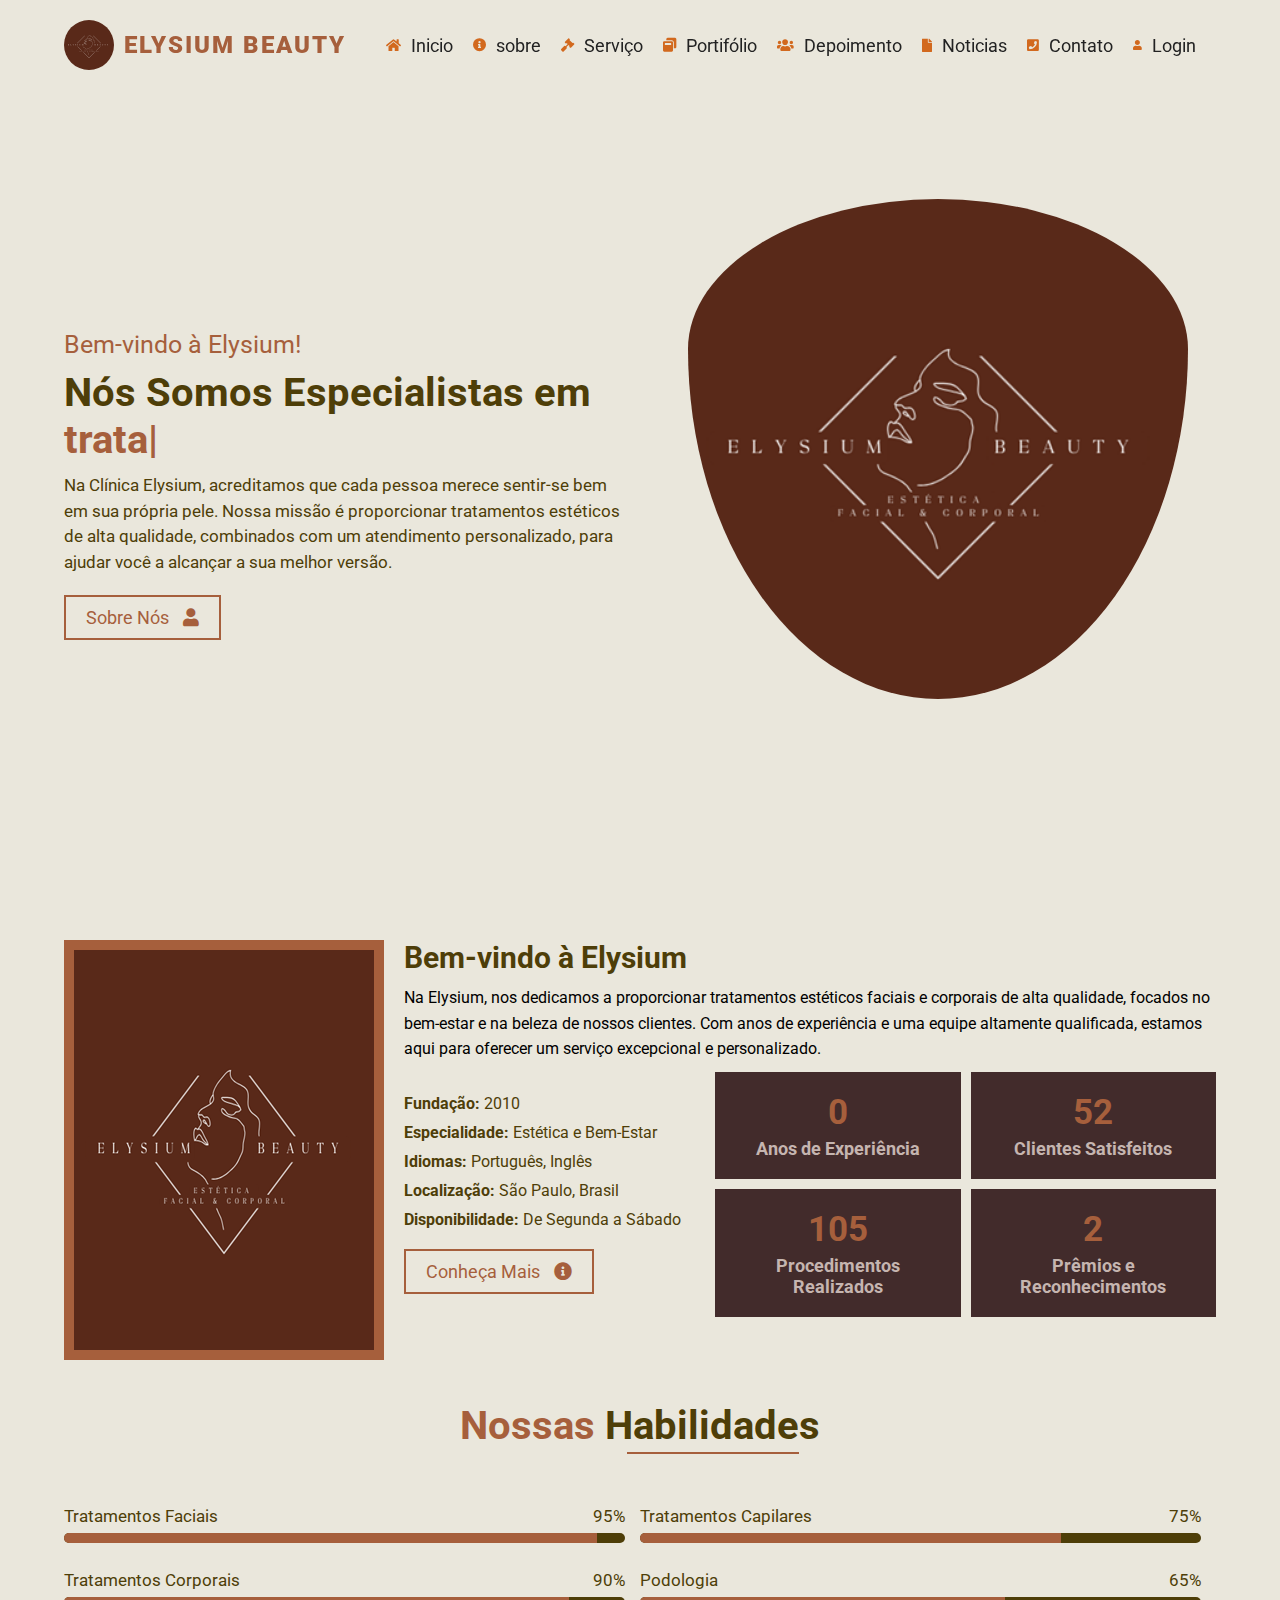
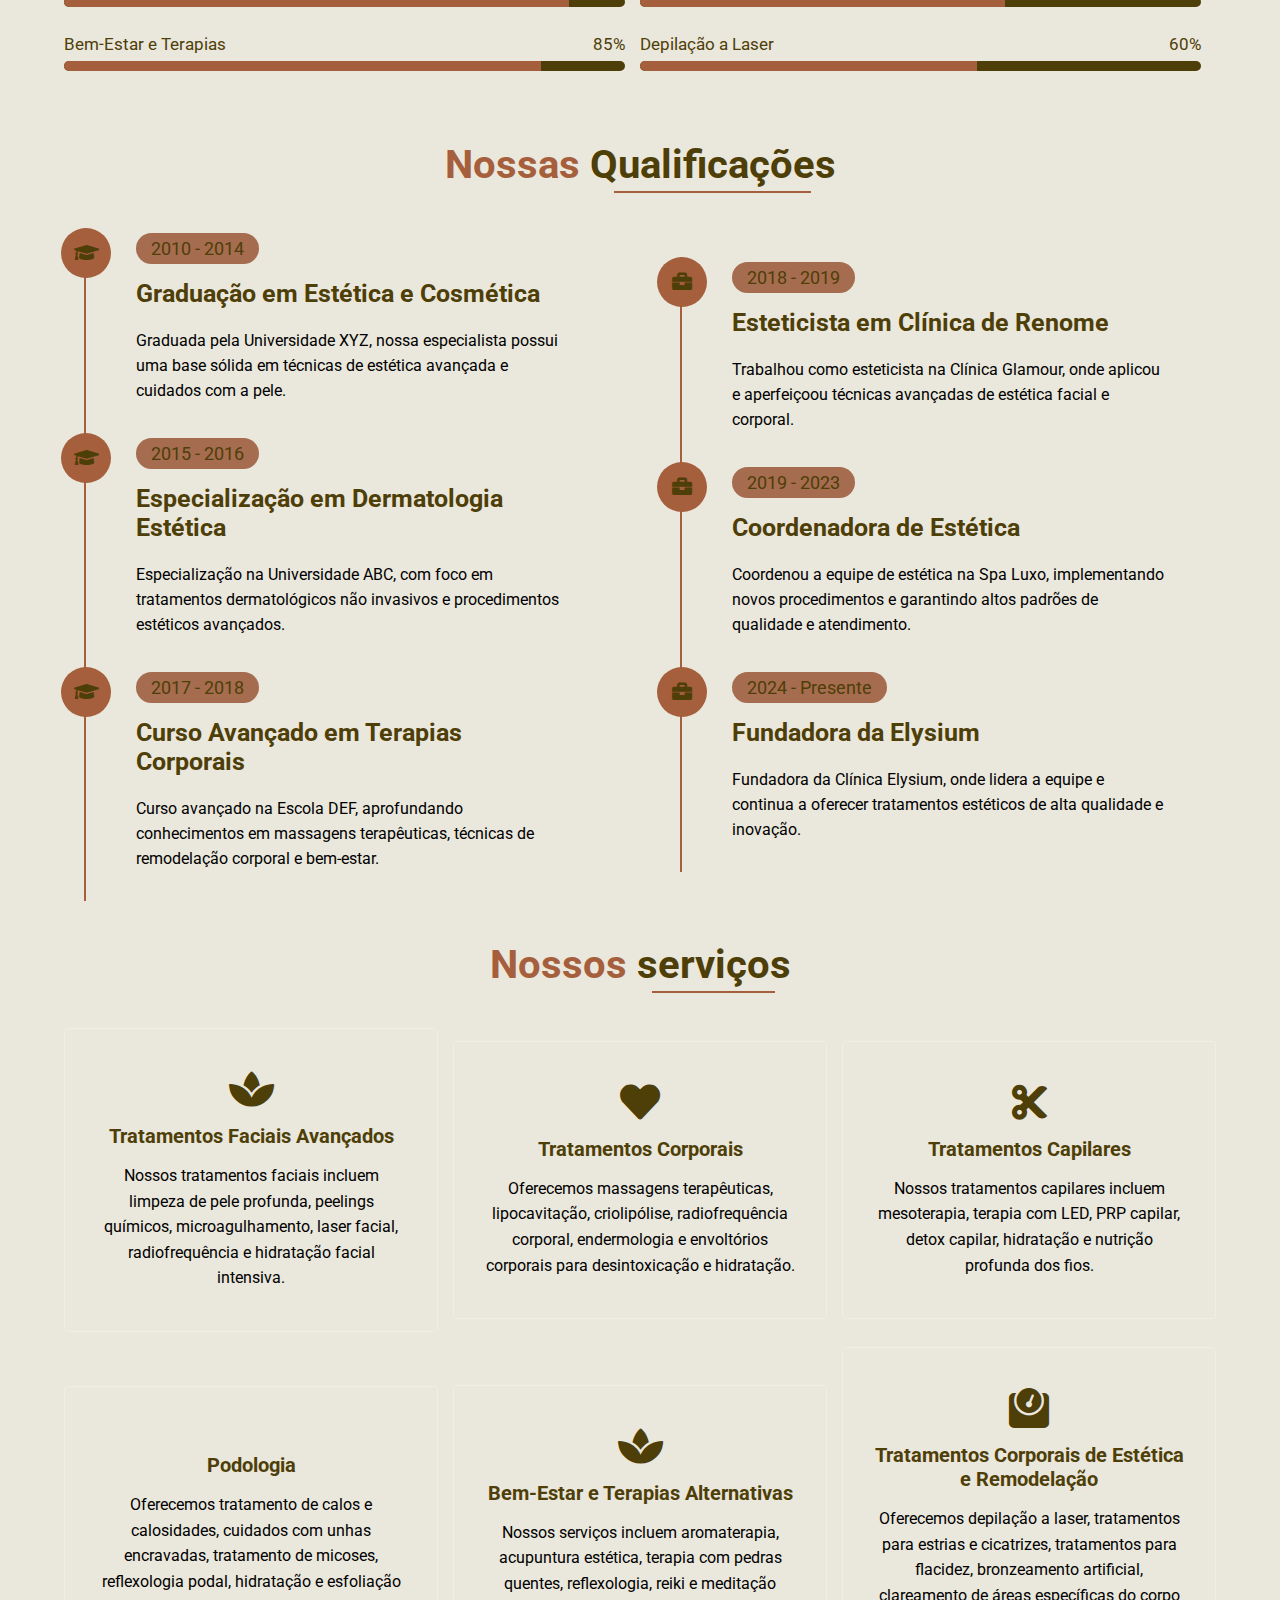
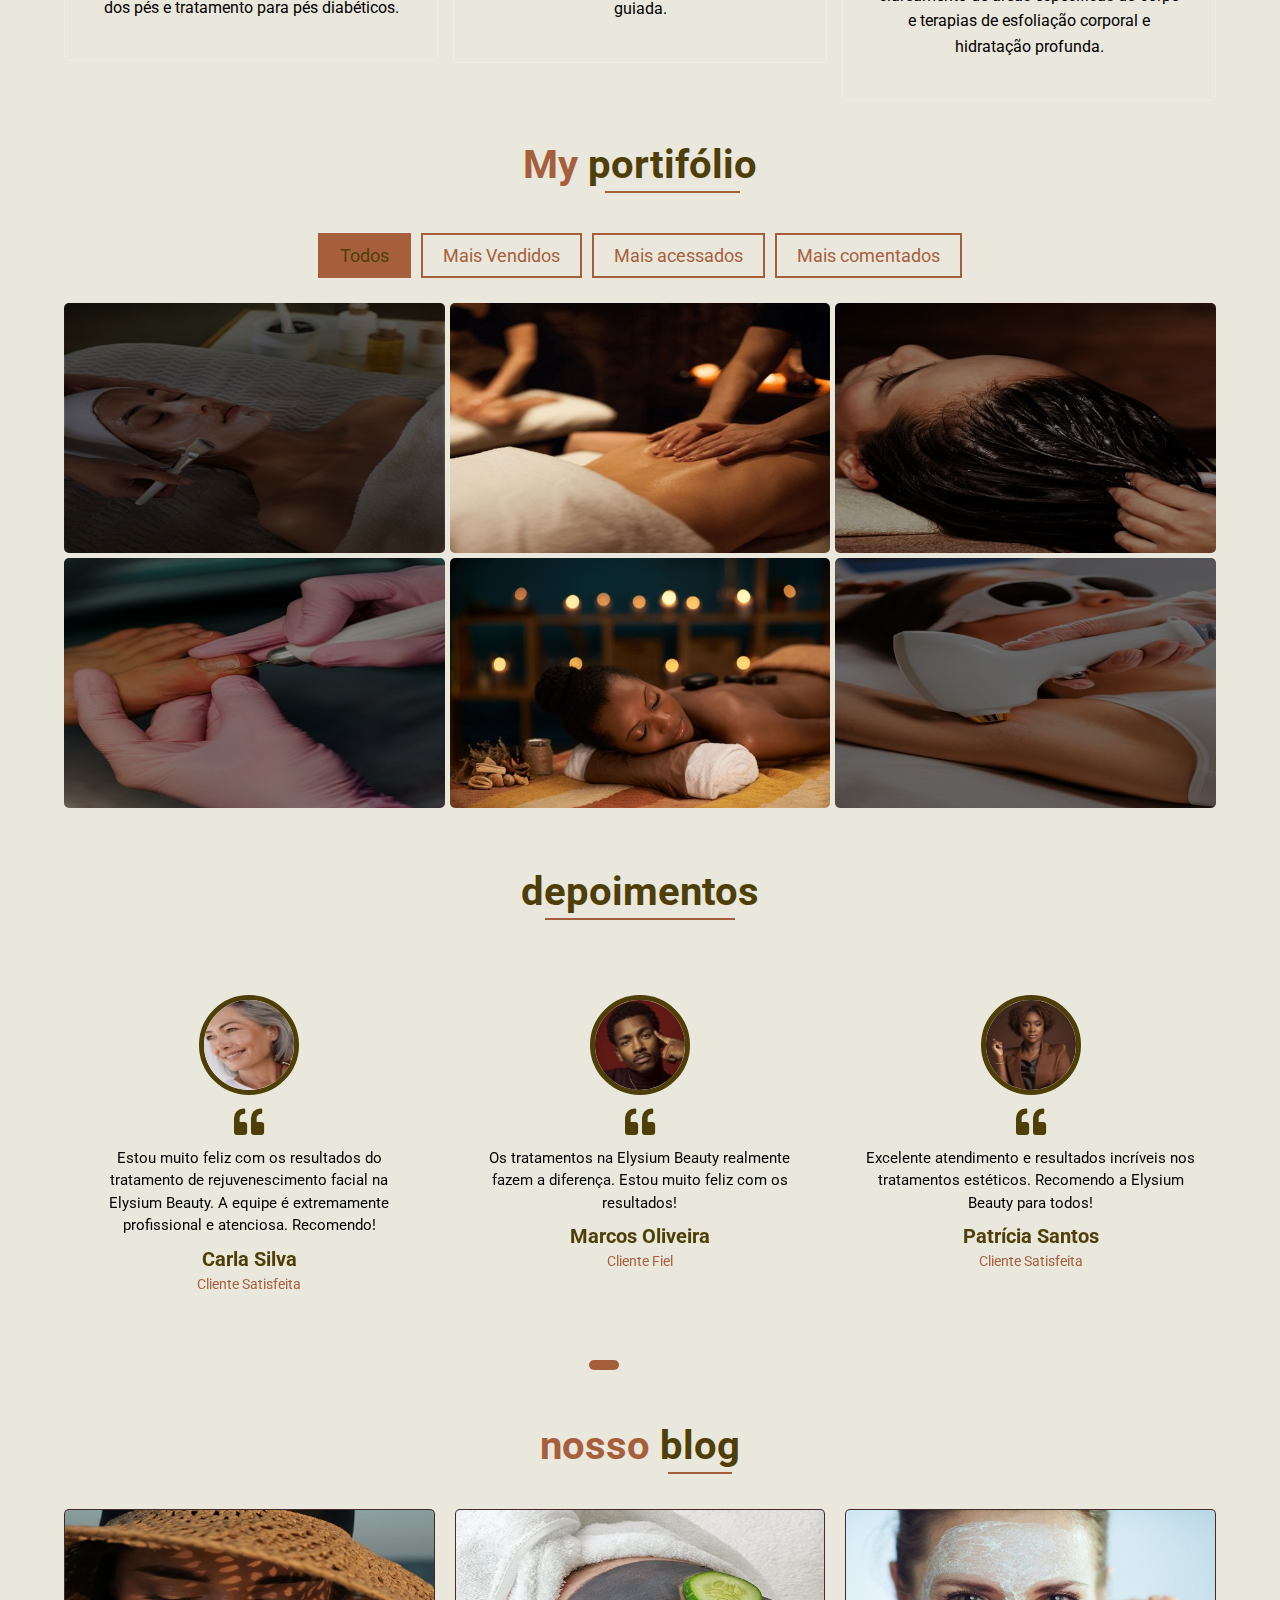
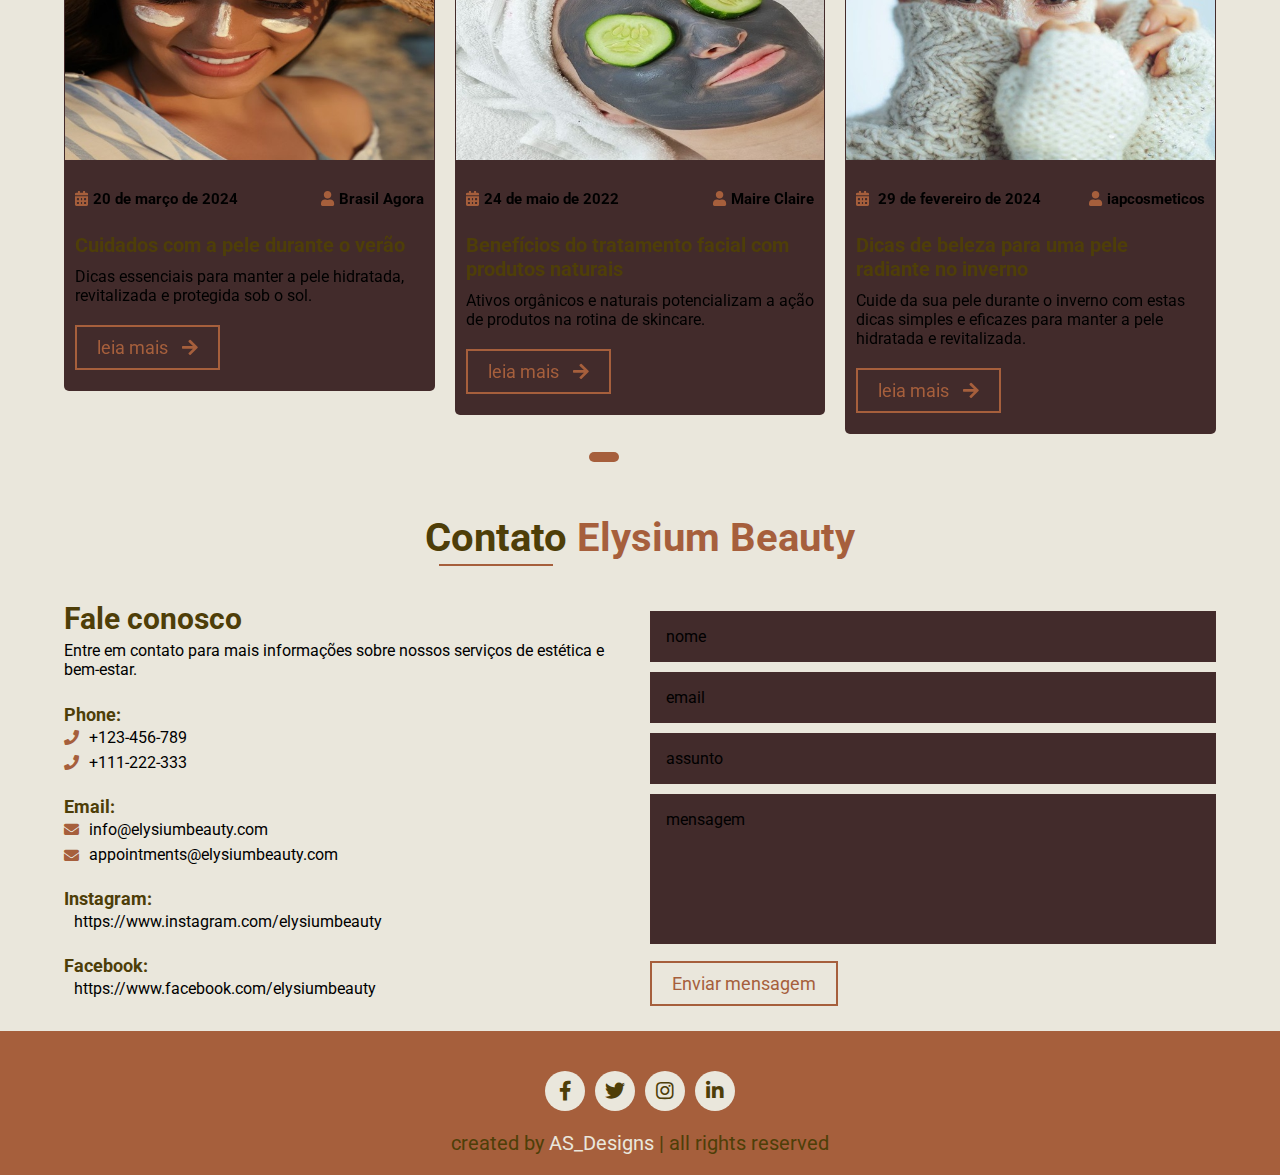
<file: HTML/index.html>
<!DOCTYPE html>
<html lang="en">

<head>

    <meta charset="UTF-8">
    <meta http-equiv="X-UA-Compatible" content="IE=edge">
    <meta name="viewport" content="width=device-width, initial-scale=1.0">

    <!-- Title -->
    <title>Elysium Beauty</title>

    <!-- Inclusão da biblioteca Font Awesome -->
    <link rel="stylesheet" href="https://cdnjs.cloudflare.com/ajax/libs/font-awesome/5.15.4/css/all.min.css">

    <!-- Font-Awesome CSS -->
    <link rel="stylesheet" href="assets/vendors/font-awesome/css/all.min.css" />

    <!-- Swiper CSS -->
    <link rel="stylesheet" href="assets/vendors/swiper/swiper.css" />

    <!-- Magnific-Popup CSS -->
    <link rel="stylesheet" href="assets/vendors/magnific-popup/magnific-popup.css" />

    <!-- Custom Stylesheets -->
    <link rel="stylesheet" href="assets/css/main.css" />
    <link rel="stylesheet" href="assets/css/submenu.css" />
    <link rel="stylesheet" href="assets/css/responsive.css" />


</head>

<body>


    
    <!-------------------- Scroll-Top Area (Start) -------------------->
    <a href="#home" class="scroll-top">
        <i class="fas fa-angle-up"></i>
    </a>
    <!-------------------- Scroll-Top Area (End) -------------------->



    <!-------------------- Header Area (Start) -------------------->
    <header class="header">

        <!-- Logo -->
        <a class="logo" href="#home" style="display: flex; align-items: center; text-decoration: none;">
            <img src="assets/images/Home/Elysium Beauty - Logo do topo.png" alt="About-Image"
                style="width: 50px; height: 50px; margin-right: 10px; border-radius: 50%; ">
            <h2 style="margin: 0; font-size: 24px;">Elysium Beauty</h2>
        </a>
        <!-- Logo End -->

        <!-- Navbar -->
        <nav class="navbar" style="display: flex; justify-content: center; align-items: center; flex-wrap: wrap;">
            <span style="display: flex; align-items: center; margin-right: 20px;">
                <i class="fas fa-home fa-lg" aria-hidden="true" style="color: chocolate;"></i>
                <a href="#home" style="margin-left: 10px;">Inicio</a>
            </span>

            <span style="display: flex; align-items: center; margin-right: 20px;">
                <i class="fas fa-info-circle fa-lg" aria-hidden="true" style="color: chocolate;"></i></i>
                <a href="#about" style="margin-left: 10px;">sobre</a>
            </span>

            <span style="display: flex; align-items: center; margin-right: 20px;">
                <i class="fas fa-gavel fa-lg" aria-hidden="true" style="color: chocolate;"></i></i>
                <a href="#service" style="margin-left: 10px;">Serviço</a>
            </span>

            <span style="display: flex; align-items: center; margin-right: 20px;">
                <i class="fas fa-window-restore fa-lg" aria-hidden="true" style="color: chocolate;"></i></i>
                <a href="#portfolio" style="margin-left: 10px;">Portifólio</a>
            </span>

            <span style="display: flex; align-items: center; margin-right: 20px;">
                <i class="fa fa-users fa-lg" aria-hidden="true" style="color: chocolate;"></i></i>
                <a href="#testimonial" style="margin-left: 10px;">Depoimento</a>
            </span>

            <span style="display: flex; align-items: center; margin-right: 20px;">
                <i class="fa fa-file fa-lg" aria-hidden="true" style="color: chocolate;"></i></i>
                <a href="#blog" style="margin-left: 10px;">Noticias</a>
            </span>

            <span style="display: flex; align-items: center; margin-right: 20px;">
                <i class="fa fa-phone-square fa-lg" aria-hidden="true" style="color: chocolate;"></i></i>
                <a href="#contact" style="margin-left: 10px;">Contato</a>
            </span>

            <div class="dropdown" style="position: relative; display: inline-block;">
                <span style="display: flex; align-items: center; margin-right: 20px;">
                    <i class="fa fa-user" aria-hidden="true" style="color: chocolate;"></i>
                    <a href="Login.html" style="margin-left: 10px;">Login</a>
                </span>
                <div class="dropdown-content"
                    style="display: none; position: absolute; background-color: #EAE7DC; width: 200px; box-shadow: 0px 8px 16px 0px rgba(0,0,0,0.2); z-index: 1; padding: 8px; border-radius: 3%; border: #A65F3C solid 1px; box-shadow: 5px #A65F3C;">
                    <a href="Gerenciamento_de_Usuario_Index.html"
                        style="padding: 7px; text-decoration: none; display: flex; align-items: center; margin: 5px;">
                        <i class="fa fa-users" aria-hidden="true" style="margin-right: 8px;"></i>
                        Usuarios
                    </a>
                    <a href="Gerencimento_de_Agendamento_index.html"
                        style="padding: 7px; text-decoration: none; display: flex; align-items: center; margin: 5px;">
                        <i class="fa fa-calendar" aria-hidden="true" style="margin-right: 8px;"></i>
                        Agendamento Admin
                    </a>
                    <a href="Agendamento__de_Usuarios.html"
                        style=" padding: 7px; text-decoration: none; display: flex; align-items: center; margin: 5px;">
                        <i class="fa fa-calendar" aria-hidden="true" style="margin-right: 8px;"></i>
                        Agendamento User
                    </a>
                    <a href="Cadastro_de_agendamento.html"
                        style=" padding: 7px; text-decoration: none; display: flex; align-items: center; margin: 5px;">
                        <i class="fa fa-file" aria-hidden="true" style="margin-right: 8px;"></i>
                        Cadastro Agendamento
                    </a>
                    <a href="Gerenciamento_de_Servico_Index.html"
                        style=" padding: 7px; text-decoration: none; display: flex; align-items: center; margin: 5px;">
                        <i class="fas fa-gavel fa-lg" aria-hidden="true" style="margin-right: 8px;"></i></i>
                        Serviço
                    </a>
                    <a href="#logout"
                        style=" padding: 7px; text-decoration: none; display: flex; align-items: center; margin: 5px;">
                        <i class="fa fa-align-justify" aria-hidden="true" style="margin-right: 8px;"></i><b></b>
                        Relatório
                    </a>
                </div>
            </div>

            <!-- Menubar -->
            <div class="fas fa-bars" id="menu-btn"></div>

    </header>
    <!-------------------- Header Area (End) -------------------->



    <!-------------------- Home Area (Start) -------------------->
    <section class="home" id="home">

        <div class="box-container">

            <div class="content">
                <div class="text">
                    <h2>Bem-vindo à Elysium!</h2>
                    <h1>Nós Somos Especialistas em <span class="typing-text"></span></h1>
                    <p>Na Clínica Elysium, acreditamos que cada pessoa merece sentir-se bem em sua própria pele.
                        Nossa missão é proporcionar tratamentos estéticos de alta qualidade,
                        combinados com um atendimento personalizado, para ajudar você a alcançar a sua melhor versão.
                    </p>
                    <a href="#about" class="btn">Sobre Nós <i class="fas fa-user"></i></a>
                </div>
            </div>

            <div class="image">
                <img src="assets/images/Home/Elysium Beauty - Logo (2).png" alt="Home-Image">
            </div>

        </div>

    </section>

    <!-------------------- Home Area (End) -------------------->



    <!-------------------- About Area (Start) -------------------->
    <section class="about" id="about">

        <div class="box-container">

            <div class="image">
                <img src="assets/images/About/Elysium Beauty - Logo do Sobre (2).png" alt="About-Image" />
            </div>

            <div class="content">

                <h2>Bem-vindo à Elysium</h2>
                <p>Na Elysium, nos dedicamos a proporcionar tratamentos estéticos faciais e corporais de alta qualidade,
                    focados no bem-estar e na beleza de nossos clientes. Com anos de experiência e uma equipe altamente
                    qualificada,
                    estamos aqui para oferecer um serviço excepcional e personalizado.</p>


                <div class="about-info">

                    <div class="info">
                        <h4>Fundação: <span>2010</span></h4>
                        <h4>Especialidade: <span>Estética e Bem-Estar</span></h4>
                        <h4>Idiomas: <span>Português, Inglês</span></h4>
                        <h4>Localização: <span>São Paulo, Brasil</span></h4>
                        <h4>Disponibilidade: <span>De Segunda a Sábado</span></h4>
                        <a href="#" class="btn">Conheça Mais <i class="fas fa-info-circle"></i></a>
                    </div>

                    <div class="counting">

                        <div class="box">
                            <h1 class="count" data-count="14">14+</h1>
                            <h3>Anos de Experiência</h3>
                        </div>

                        <div class="box">
                            <h1 class="count" data-count="1000">1000+</h1>
                            <h3>Clientes Satisfeitos</h3>
                        </div>

                        <div class="box">
                            <h1 class="count" data-count="2000">2000+</h1>
                            <h3>Procedimentos Realizados</h3>
                        </div>

                        <div class="box">
                            <h1 class="count" data-count="50">50+</h1>
                            <h3>Prêmios e Reconhecimentos</h3>
                        </div>

                    </div>

                </div>

            </div>

        </div>

        <div class="skill-container">

            <div class="heading">
                <h2>Nossas <span>Habilidades</span></h2>
            </div>

            <div class="skills">
                <div class="skill-item item1">
                    <div class="box">
                        <h3>Tratamentos Faciais<span> 95% </span> </h3>
                        <div class="progress-bar"> <span></span> </div>
                    </div>
                    <div class="box">
                        <h3>Tratamentos Corporais<span> 90% </span> </h3>
                        <div class="progress-bar"> <span></span> </div>
                    </div>
                    <div class="box">
                        <h3>Bem-Estar e Terapias<span> 85% </span> </h3>
                        <div class="progress-bar"> <span></span> </div>
                    </div>
                </div>

                <div class="skill-item item2">
                    <div class="box">
                        <h3>Tratamentos Capilares<span> 75% </span> </h3>
                        <div class="progress-bar"> <span></span> </div>
                    </div>
                    <div class="box">
                        <h3>Podologia<span> 65% </span> </h3>
                        <div class="progress-bar"> <span></span> </div>
                    </div>
                    <div class="box">
                        <h3>Depilação a Laser<span> 60% </span> </h3>
                        <div class="progress-bar"> <span></span> </div>
                    </div>
                </div>

            </div>

        </div>

    </section>
    <!-------------------- About Area (End) -------------------->



    <!-------------------- Qualification Area (Start) -------------------->
    <section class="qualification">

        <div class="heading">
            <h2>Nossas <span>Qualificações</span></h2>
        </div>

        <div class="box-container">

            <div class="education">

                <div class="experience-item">
                    <i class="fas fa-graduation-cap"></i>
                    <div class="content">
                        <span>2010 - 2014</span>
                        <h3>Graduação em Estética e Cosmética</h3>
                        <p>Graduada pela Universidade XYZ, nossa especialista possui uma base sólida
                            em técnicas de estética avançada e cuidados com a pele.</p>
                    </div>
                </div>

                <div class="experience-item">
                    <i class="fas fa-graduation-cap"></i>
                    <div class="content">
                        <span>2015 - 2016</span>
                        <h3>Especialização em Dermatologia Estética</h3>
                        <p>Especialização na Universidade ABC, com foco em tratamentos dermatológicos
                            não invasivos e procedimentos estéticos avançados.</p>
                    </div>
                </div>

                <div class="experience-item">
                    <i class="fas fa-graduation-cap"></i>
                    <div class="content">
                        <span>2017 - 2018</span>
                        <h3>Curso Avançado em Terapias Corporais</h3>
                        <p>Curso avançado na Escola DEF, aprofundando conhecimentos em massagens terapêuticas,
                            técnicas de remodelação corporal e bem-estar.</p>
                    </div>
                </div>

            </div>

            <div class="experience">

                <div class="experience-item">
                    <i class="fas fa-briefcase"></i>
                    <div class="content">
                        <span>2018 - 2019</span>
                        <h3>Esteticista em Clínica de Renome</h3>
                        <p>Trabalhou como esteticista na Clínica Glamour, onde aplicou e aperfeiçoou técnicas
                            avançadas de estética facial e corporal.</p>

                    </div>
                </div>

                <div class="experience-item">
                    <i class="fas fa-briefcase"></i>
                    <div class="content">
                        <span>2019 - 2023</span>
                        <h3>Coordenadora de Estética</h3>
                        <p>Coordenou a equipe de estética na Spa Luxo, implementando novos procedimentos
                            e garantindo altos padrões de qualidade e atendimento.</p>
                    </div>
                </div>

                <div class="experience-item">
                    <i class="fas fa-briefcase"></i>
                    <div class="content">
                        <span>2024 - Presente</span>
                        <h3>Fundadora da Elysium</h3>
                        <p>Fundadora da Clínica Elysium, onde lidera a equipe e continua a oferecer tratamentos
                            estéticos de alta qualidade e inovação.</p>
                    </div>
                </div>

            </div>

        </div>
    </section>

    <!-------------------- Qualification Area (End) -------------------->



    <!-------------------- Services Area (Start) -------------------->
    <section class="service" id="service">

        <div class="heading">
            <h2>Nossos <span>serviços</span></h2>
        </div>

        <div class="box-container">

            <div class="service-item">
                <i class="fas fa-spa"></i>
                <h3>Tratamentos Faciais Avançados</h3>
                <p>Nossos tratamentos faciais incluem limpeza de pele profunda, peelings químicos,
                    microagulhamento, laser facial, radiofrequência e hidratação facial intensiva.
                </p>
            </div>

            <div class="service-item">
                <i class="fas fa-heart"></i>
                <h3>Tratamentos Corporais</h3>
                <p>Oferecemos massagens terapêuticas, lipocavitação, criolipólise, radiofrequência corporal,
                    endermologia e envoltórios corporais para desintoxicação e hidratação.</p>
            </div>

            <div class="service-item">
                <i class="fas fa-cut"></i>
                <h3>Tratamentos Capilares</h3>
                <p>Nossos tratamentos capilares incluem mesoterapia, terapia com LED, PRP capilar,
                    detox capilar, hidratação e nutrição profunda dos fios.</p>
            </div>

            <div class="service-item">
                <i class="fas fa-foot" ss></i>
                <h3>Podologia</h3>
                <p>Oferecemos tratamento de calos e calosidades, cuidados com unhas encravadas,
                    tratamento de micoses, reflexologia podal, hidratação e esfoliação dos pés e tratamento para pés
                    diabéticos.</p>
            </div>

            <div class="service-item">
                <i class="fas fa-spa"></i>
                <h3>Bem-Estar e Terapias Alternativas</h3>
                <p>Nossos serviços incluem aromaterapia, acupuntura estética, terapia com pedras quentes,
                    reflexologia, reiki e meditação guiada.</p>
            </div>

            <div class="service-item">
                <i class="fas fa-weight"></i>
                <h3>Tratamentos Corporais de Estética e Remodelação</h3>
                <p>Oferecemos depilação a laser, tratamentos para estrias e cicatrizes, tratamentos para flacidez,
                    bronzeamento artificial, clareamento de áreas específicas do corpo
                    e terapias de esfoliação corporal e hidratação profunda.</p>
            </div>

        </div>

    </section>
    <!-------------------- Services Area (End) -------------------->



    <!-------------------- Portfolio Area (Start) -------------------->
    <section class="portfolio" id="portfolio">

        <div class="heading">
            <h2>My <span>portifólio</span></h2>
        </div>

        <div class="gallery">

            <ul class="controls">
                <li class="button btn active" data-filter="all">Todos</li>
                <li class="button btn" data-filter="web">Mais Vendidos</li>
                <li class="button btn" data-filter="design">Mais acessados</li>
                <li class="button btn" data-filter="photography">Mais comentados</li>
            </ul>

            <div class="box-container">

                <div class="portfolio-item image web">
                    <img src="assets/images/Portfolio/Portifólio1_Limpeza_de_Pele.jpg" alt="Portfolio-Image" />
                    <div class="content">
                        <h4>web development</h4>
                        <p>category</p>
                        <a data-effect="mfp-newspaper" href="assets/images/Portfolio/Portifólio1_Limpeza_de_Pele.jpg"
                            class="view-btn"><i class="fas fa-search-plus"></i></a>
                    </div>
                </div>

                <div class="portfolio-item image web">
                    <img src="assets/images/Portfolio/Portifólio2_Massagem.jpg" alt="Portfolio-Image" />
                    <div class="content">
                        <h4>web development</h4>
                        <p>category</p>
                        <a data-effect="mfp-newspaper" href="assets/images/Portfolio/Portifólio2_Massagem.jpg"
                            class="view-btn"><i class="fas fa-search-plus"></i></a>
                    </div>
                </div>

                <div class="portfolio-item image design">
                    <img src="assets/images/Portfolio/Portifólio3_Tratamento_Capilar.jpg" alt="Portfolio-Image" />
                    <div class="content">
                        <h4>graphic design</h4>
                        <p>category</p>
                        <a data-effect="mfp-newspaper" href="assets/images/Portfolio/Portifólio3_Tratamento_Capilar.jpg"
                            class="view-btn"><i class="fas fa-search-plus"></i></a>
                    </div>
                </div>

                <div class="portfolio-item image design">
                    <img src="assets/images/Portfolio/Portifólio4_Pés.jpg" alt="Portfolio-Image" />
                    <div class="content">
                        <h4>graphic design</h4>
                        <p>category</p>
                        <a data-effect="mfp-newspaper" href="assets/images/Portfolio/Portifólio4_Pés.jpg"
                            class="view-btn"><i class="fas fa-search-plus"></i></a>
                    </div>
                </div>
                <div class="portfolio-item image photography">
                    <img src="assets/images/Portfolio/Portifólio5_Terapia_pedras quentes.jpg" alt="Portfolio-Image" />
                    <div class="content">
                        <h4>photography</h4>
                        <p>category</p>
                        <a data-effect="mfp-newspaper"
                            href="assets/images/Portfolio/Portifólio5_Terapia_pedras quentes.jpg" class="view-btn"><i
                                class="fas fa-search-plus"></i></a>
                    </div>
                </div>

                <div class="portfolio-item image photography">
                    <img src="assets/images/Portfolio/Portifólio6_Depilação_Laser.jpg" alt="Portfolio-Image" />
                    <div class="content">
                        <h4>photography</h4>
                        <p>category</p>
                        <a data-effect="mfp-newspaper" href="assets/images/Portfolio/Portifólio6_Depilação_Laser.jpg"
                            class="view-btn"><i class="fas fa-search-plus"></i></a>
                    </div>
                </div>

            </div>

        </div>

    </section>
    <!-------------------- Portfolio Area (End) -------------------->



    <!-------------------- Testimonials Area (Start) -------------------->
    <section class="testimonial" id="testimonial">

        <div class="heading">
            <h2><span>depoimentos</span></h2>
        </div>

        <div class="swiper-container testimonial-slider">
            <div class="swiper-wrapper">

                <div class="swiper-slide testi-item">
                    <img src="assets/images/Testimonials/Perfil 1.jpg" alt="Testimonial-Pic" />

                    <i class="fas fa-quote-left"></i>

                    <p class="comment">
                        Estou muito feliz com os resultados do tratamento de rejuvenescimento facial na Elysium Beauty.
                        A equipe é extremamente profissional e atenciosa. Recomendo!
                    </p>

                    <div class="intro">
                        <h3>Carla Silva</h3>
                        <h5>Cliente Satisfeita</h5>
                    </div>
                </div>

                <div class="swiper-slide testi-item">
                    <img src="assets/images/Testimonials/Perfil 2.jpg" alt="Testimonial-Pic" />

                    <i class="fas fa-quote-left"></i>

                    <p class="comment">
                        Os tratamentos na Elysium Beauty realmente fazem a diferença. Estou muito feliz com os
                        resultados!
                    </p>

                    <div class="intro">
                        <h3>Marcos Oliveira</h3>
                        <h5>Cliente Fiel</h5>
                    </div>
                </div>

                <div class="swiper-slide testi-item">
                    <img src="assets/images/Testimonials/Perfil 3.jpg" alt="Testimonial-Pic" />

                    <i class="fas fa-quote-left"></i>

                    <p class="comment">
                        Excelente atendimento e resultados incríveis nos tratamentos estéticos. Recomendo a Elysium
                        Beauty para todos!
                    </p>

                    <div class="intro">
                        <h3>Patrícia Santos</h3>
                        <h5>Cliente Satisfeita</h5>
                    </div>
                </div>

                <div class="swiper-slide testi-item">
                    <img src="assets/images/Testimonials/Perfil 4.jpg" alt="Testimonial-Pic" />

                    <i class="fas fa-quote-left"></i>

                    <p class="comment">
                        Profissionais competentes e ambiente acolhedor. Sempre saio da clínica renovado!
                    </p>

                    <div class="intro">
                        <h3>Lucas Mendes</h3>
                        <h5>Cliente Satisfeito</h5>
                    </div>
                </div>

                <div class="swiper-slide testi-item">
                    <img src="assets/images/Testimonials/Perfil 5.jpg" alt="Testimonial-Pic" />

                    <i class="fas fa-quote-left"></i>

                    <p class="comment">
                        Eu amo os tratamentos de skincare na Elysium Beauty. Minha pele nunca esteve tão radiante!
                    </p>
                    </p>

                    <div class="intro">
                        <h3>Ana Clara</h3>
                        <h5>Cliente Satisfeita</h5>
                    </div>
                </div>

            </div>

            <div class="swiper-pagination swiper-pagination1"></div>

        </div>
    </section>
    <!-------------------- Testimonials Area (End) -------------------->



    <!-------------------- Blog Area (Start) -------------------->
    <section class="blog" id="blog">

        <div class="heading">
            <h2>nosso <span>blog</span></h2>
        </div>

        <div class="swiper-container blog-slider">
            <div class="swiper-wrapper">

                <div class="swiper-slide blog-item">
                    <div class="image">
                        <img src="assets/images/Blogs/Cuidados com a pele no verão.jpg" alt="Blog-Image" />
                    </div>
                    <div class="content">
                        <div class="intro">
                            <h5><i class="fas fa-calendar-alt"></i><span>20 de março de 2024</span></h5>
                            <h5><i class="fas fa-user"></i><span>Brasil Agora</span></h5>
                        </div>
                        <a class="main-heading" href="#">Cuidados com a pele durante o verão</a>
                        <p>Dicas essenciais para manter a pele hidratada, revitalizada e protegida sob o sol.
                        </p>
                        <a href="https://brasilagoraonline.com.br/noticias/2024/01/cuidados-com-a-pele-no-verao-especialista-destaca-a-importancia-da-protecao-dermatologica/"
                            class="btn">leia mais <i class="fas fa-arrow-right"></i></a>
                    </div>
                </div>

                <div class="swiper-slide blog-item">
                    <div class="image">
                        <img src="assets/images/Blogs/Cuidados da pele com produtos naturais.jpg" alt="Blog-Image" />
                    </div>
                    <div class="content">
                        <div class="intro">
                            <h5><i class="fas fa-calendar-alt"></i><span>24 de maio de 2022</span></h5>
                            <h5><i class="fas fa-user"></i><span>Maire Claire</span></h5>
                        </div>
                        <a class="main-heading" href="#">Benefícios do tratamento facial com produtos naturais</a>
                        <p>Ativos orgânicos e naturais potencializam a ação de produtos na rotina de skincare.
                        </p>
                        <a href="https://revistamarieclaire.globo.com/Beleza/noticia/2022/05/ativos-organicos-e-naturais-potencializam-acao-de-produtos-na-rotina-de-skincare.html"
                            class="btn">leia mais <i class="fas fa-arrow-right"></i></a>
                    </div>
                </div>

                <div class="swiper-slide blog-item">
                    <div class="image">
                        <img src="assets/images/Blogs/Cuidados com a pele no inverno.jpg" alt="Blog-Image" />
                    </div>
                    <div class="content">
                        <div class="intro">
                            <h5><i class="fas fa-calendar-alt"></i><span> 29 de fevereiro de 2024</span></h5>
                            <h5><i class="fas fa-user"></i><span>iapcosmeticos</span></h5>
                        </div>
                        <a class="main-heading" href="#">Dicas de beleza para uma pele radiante no inverno</a>
                        <p>Cuide da sua pele durante o inverno com estas dicas simples e eficazes para manter a pele
                            hidratada e revitalizada.
                        </p>
                        <a href="https://blog.iapcosmeticos.com.br/pele-no-inverno/#:~:text=7%20dicas%20para%20cuidar%20da%20pele%20no%20inverno,umidificadores%20quando%20o%20tempo%20estiver%20muito%20seco%20"
                            class="btn">leia mais <i class="fas fa-arrow-right"></i></a>
                    </div>
                </div>

                <div class="swiper-slide blog-item">
                    <div class="image">
                        <img src="assets/images/Blogs/Cuidados com a pele madura.jpg" alt="Blog-Image" />
                    </div>
                    <div class="content">
                        <div class="intro">
                            <h5><i class="fas fa-calendar-alt"></i><span>30 de abril de 2024</span></h5>
                            <h5><i class="fas fa-user"></i><span>Dermaclub</span></h5>
                        </div>
                        <a class="main-heading" href="#">Os melhores tratamentos para rejuvenescimento facial</a>
                        <p>Pele madura: quais são as características e como criar uma rotina e manter a pele radiante?
                        </p>
                        <a href="https://www.dermaclub.com.br/blog/rosto/pele-madura.html" class="btn">leia mais <i
                                class="fas fa-arrow-right"></i></a>
                    </div>
                </div>

                <div class="swiper-slide blog-item">
                    <div class="image">
                        <img src="assets/images/Blogs/Cuidados com a pele no dia a dia.jpg" alt="Blog-Image" />
                    </div>
                    <div class="content">
                        <div class="intro">
                            <h5><i class="fas fa-calendar-alt"></i><span>04 de janeiro de 2024</span></h5>
                            <h5><i class="fas fa-user"></i><span>Vogue</span></h5>
                        </div>
                        <a class="main-heading" href="#">Cuidados com a pele no dia a dia: dicas essenciais</a>
                        <p>Saiba como manter sua pele saudável com uma rotina diária de cuidados simples
                        </p>
                        <a href="https://vogue.globo.com/beleza/noticia/2024/01/5-dicas-para-ter-uma-pele-saudavel-em-2024-indicadas-por-uma-dermatologista.ghtml"
                            class="btn">leia mais <i class="fas fa-arrow-right"></i></a>
                    </div>
                </div>

            </div>

            <div class="swiper-pagination swiper-pagination2"></div>

        </div>

    </section>
    <!-------------------- Blog Area (End) -------------------->



    <!-------------------- Contact Area (Start) -------------------->
    <section class="contact" id="contact">

        <div class="heading">
            <h2><span>Contato</span> Elysium Beauty</h2>
        </div>

        <div class="box-container">

            <div class="contact-info">

                <h3>Fale conosco</h3>

                <p>Entre em contato para mais informações sobre nossos serviços de estética e bem-estar.</p>
                </p>

                <div class="info-item">
                    <h4>Phone:</h4>
                    <div class="detail">
                        <div class="fas fa-phone"></div>
                        <p>+123-456-789</p>
                    </div>
                    <div class="detail">
                        <div class="fas fa-phone"></div>
                        <p>+111-222-333</p>
                    </div>
                </div>

                <div class="info-item">
                    <h4>Email:</h4>
                    <div class="detail">
                        <div class="fas fa-envelope"></div>
                        <p class="gmail">info@elysiumbeauty.com</p>
                    </div>
                    <div class="detail">
                        <div class="fas fa-envelope"></div>
                        <p class="gmail">appointments@elysiumbeauty.com</p>
                    </div>
                </div>

                <div class="info-item">
                    <h4>Instagram:</h4>
                    <div class="detail">
                        <div class="fab fa-Instagram"></div>
                        <p class="Instagram">https://www.instagram.com/elysiumbeauty</p>
                    </div>
                </div>

                <div class="info-item">
                    <h4>Facebook:</h4>
                    <div class="detail">
                        <div class="fab fa-Facebook"></div>
                        <p class="Facebook">https://www.facebook.com/elysiumbeauty</p>
                    </div>
                </div>
            </div>

            <form method="post" class="contact-form" id="contactUs-Form">

                <input type="text" name="nome" class="box" id="nome" placeholder="nome" required />
                <input type="email" name="email" class="box" id="email" placeholder="email" required />
                <input type="text" name="subject" class="box" id="assunto" placeholder="assunto" required />
                <textarea cols="30" rows="10" name="comentário" id="comentário" class="box"
                    placeholder="mensagem"></textarea>
                <button type="submit" class="btn" name="submit" id="submit">Enviar mensagem</button>

                <span class="alert" id="msg"></span>

            </form>

        </div>

    </section>
    <!-------------------- Contact Area (End) -------------------->



    <!-------------------- Footer Area (Start) -------------------->
    <footer>
        <div class="social">
            <a href="#" class="fab fa-facebook-f"></a>
            <a href="#" class="fab fa-twitter"></a>
            <a href="#" class="fab fa-instagram"></a>
            <a href="#" class="fab fa-linkedin-in"></a>
        </div>

        <div class="content">
            <p>created by <span>AS_Designs</span> | all rights reserved</p>
        </div>
    </footer>
    <!-------------------- Footer Area (End) -------------------->



    <!-- JQuery -->
    <script src="assets/vendors/jquery/jquery-3.6.0.js"></script>

    <!-- SWIPER JS -->
    <script src="assets/vendors/swiper/swiper.js"></script>

    <!-- Magnific-Popup JS -->
    <script src="assets/vendors/magnific-popup/jquery.magnific-popup.js"></script>

    <!-- Typed JS -->
    <script src="assets/vendors/typed/typed.js"></script>

    <!-- Custom Script File -->
    <script src="assets/js/script.js"></script>
    <script src="assets/js/scroll-spy.js"></script>
    <script src="assets/js/counter-up.js"></script>
    <script src="assets/js/portfolio.js"></script>
    <script src="assets/js/testi-slider.js"></script>
    <script src="assets/js/blog-slider.js"></script>

    <!---------------- Custom Script ---------------->

    <!-- Typed Script -->
    <script>
        var typed = new Typed('.typing-text', {

            strings: ['tratamentos Faciais ', 'tratamentos corporais', 'tratamentos capilares', 'podologia', 'bem-estar e terapias alternativas'],
            typeSpeed: 120,
            loop: true
        });
    </script>

    <!-- Contact-Form Script -->
    <script>
        jQuery('#contactUs-Form').on('submit', function (e) {
            jQuery('#msg').html('');
            jQuery('#submit').html('Please wait');
            jQuery('#submit').attr('disabled', true);
            jQuery.ajax({
                url: 'assets/php/submit.php',
                type: 'post',
                data: jQuery('#contactUs-Form').serialize(),
                success: function (result) {
                    jQuery('#msg').html(result);
                    jQuery('#submit').html('Submit');
                    jQuery('#submit').attr('disabled', false);
                    jQuery('#contactUs-Form')[0].reset();
                }
            });
            e.preventDefault();
        });
    </script>
    <script>
        // Script to handle the dropdown functionality
        document.querySelector('.dropdown').addEventListener('mouseover', function () {
            this.querySelector('.dropdown-content').style.display = 'block';
        });

        document.querySelector('.dropdown').addEventListener('mouseout', function () {
            this.querySelector('.dropdown-content').style.display = 'none';
        });
    </script>
</body>

</html>
</file>
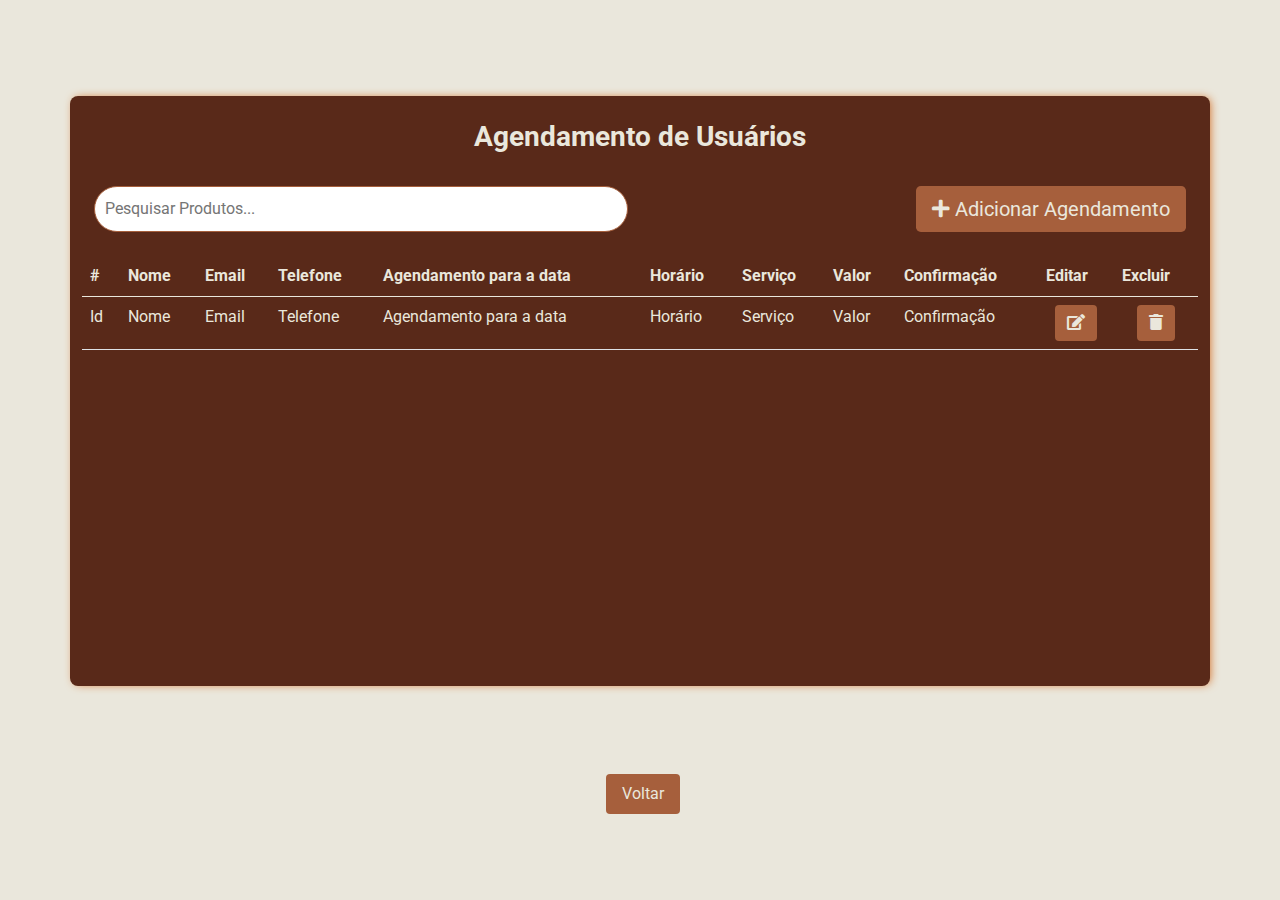
<file: HTML/Agendamento__de_Usuarios.html>
<!DOCTYPE html>
<html lang="en">

<head>
    <meta charset="UTF-8">
    <meta name="viewport" content="width=device-width, initial-scale=1.0">
    <title>Elysium Beauty</title>
    <link rel="stylesheet" href="https://cdnjs.cloudflare.com/ajax/libs/font-awesome/5.15.2/css/all.min.css">

    <link href="assets/lib/bootstrap/dist/css/bootstrap.min.css" rel="stylesheet" />
    <link href="assets/lib/bootstrap-icons/bootstrap-icons.css" rel="stylesheet">
    <link href="assets/lib/swiper/swiper-bundle.min.css" rel="stylesheet">
    <link href="assets/lib/boxicons/css/boxicons.min.css" rel="stylesheet">

    <link rel="stylesheet" href="assets/css/index.css">



    <link rel="stylesheet" href="https://cdnjs.cloudflare.com/ajax/libs/font-awesome/5.15.2/css/all.min.css">

</head>

<body style="background-color: #EAE7DC;">


    <section class="maneger-page-section">
        <div class="container page-maneger">

            <div class="add-user-button">
                <br />
                <h3 class="section-title cliente-title-maneger">Agendamento de Usuários</h3>
                <br />
            </div>

            <div class="container">
                <div class="row">
                    <div class="col-md-6">
                        <div class="input-group mb-4">
                            <input id="filtro" type="text" placeholder="Pesquisar Produtos..." aria-label="Filtrar"
                                aria-describedby="basic-addon2">
                        </div>
                    </div>
                    <div class="col-md-6 text-md-end">
                        <!-- Alteração para "text-md-end" para alinhar à direita apenas em telas médias e maiores -->
                        <button class="btn btn-success btn-lg" onclick="" data-bs-toggle="modal"
                            data-bs-target="#InserirAgendamento">
                            <i class="fa fa-plus"></i> Adicionar Agendamento
                        </button>
                    </div>
                </div>
            </div>

            <div class="table-container table-responsive">
                <table id="TbClientes" class="table">
                    <colgroup>
                        <col class="tc-nome">
                    </colgroup>
                    <thead>
                        <tr>
                            <th style="color: #EAE7DC;">#</th>
                            <th style="color: #EAE7DC;">Nome</th>
                            <th style="color: #EAE7DC;">Email</th>
                            <th style="color: #EAE7DC;">Telefone</th>
                            <th style="color: #EAE7DC;">Agendamento para a data</th>
                            <th style="color: #EAE7DC;">Horário</th>
                            <th style="color: #EAE7DC;">Serviço</th>
                            <th style="color: #EAE7DC;">Valor</th>
                            <th style="color: #EAE7DC;">Confirmação</th>
                            <th class="editar" style="color: #EAE7DC;">Editar</th>
                            <th class="excluir" style="color: #EAE7DC;">Excluir</th>
                        </tr>
                    </thead>
                    <tbody>

                        <tr>
                            <td style="color: #EAE7DC;">Id</td>
                            <td style="color: #EAE7DC;">Nome</td>
                            <td style="color: #EAE7DC;">Email</td>
                            <td style="color: #EAE7DC;">Telefone</td>
                            <td style="color: #EAE7DC;">Agendamento para a data</td>
                            <td style="color: #EAE7DC;">Horário</td>
                            <td style="color: #EAE7DC;">Serviço</td>
                            <td style="color: #EAE7DC;">Valor</td>
                            <td style="color: #EAE7DC;">Confirmação</td>

                            <td class="text-center">
                                <button class="btn btn-default"
                                    onclick="definirEdt('@item.Id', '@item.Nome', '@item.Email','@item.Senha', '@item.TipoUsuario','@item.Telefone')"
                                    data-bs-toggle="modal" data-bs-target="#EditarAgendamento" style="color: #EAE7DC;">
                                    <i class="fa fa-edit"></i>
                                </button>
                            </td>
                            <td class="text-center">
                                <button class="btn btn-default"
                                    onclick="definirExc('@item.Id', '@item.Nome', '@item.Email', '@item.Telefone')"
                                    data-bs-toggle="modal" data-bs-target="#ExcluirAgendamento" style="color: #EAE7DC;">
                                    <i class="fa fa-trash"></i>
                                </button>
                            </td>
                        </tr>

                    </tbody>
                </table>
            </div>

        </div>

        <div class="modal fade" id="EditarAgendamento" tabindex="-1" aria-labelledby="exampleModalLabel" aria-hidden="true">
            <div class="modal-dialog">
                <div class="modal-content">
                    <div class="modal-header" style="background-color: #592919;  border-color: #8B4513;">
                        <h3 class="modal-title" id="exampleModalLabel">Editar Agendamento</h3>
                        <button type="button" class="btn-close" data-bs-dismiss="modal" aria-label="Close"></button>
                    </div>
                    <div class="modal-body">
                        <form>
                            <p style="color:red">Campos com * vermelho são obrigatórios</p>
                             <!-- Nome do cliente -->
                            <div class="mb-3 row">
                                <div class="col-md-6">                                    
                                    <input id="EditNome" type="text" 
                                        placeholder="Digite o nome do cliente">
                                </div>
                                <div class="col-md-6">
                                    <label style="color:red">*</label>
                                </div>
                            </div>
                             <!-- Senha -->
                            <div class="mb-3 row">
                                <div class="col-md-6">
                                    <input id="EditSenha" type="text" 
                                        placeholder="Digite a senha">
                                </div>
                                <div class="col-md-6">
                                    <label style="color:red">*</label>
                                </div>
                            </div>
                             <!-- Email -->
                            <div class="mb-3 row">
                                <div class="col-md-7">
                                    <input id="EditEmail" type="email"
                                        placeholder="Digite o email">
                                </div>
                                <div class="col-md-5">
                                    <label style="color:red">*</label>
                                </div>
                            </div>

                             <!-- Telefone -->
                            <div class="mb-3 row">
                                <div class="col-md-6">
                                    <input id="EditTel" type="text" 
                                        placeholder="Digite o telefone">
                                </div>
                                <div class="col-md-6">
                                    <label style="color:red">*</label>
                                </div>
                            </div>

                             <!-- Data de Agendamento -->
                            <div class="mb-3 row">
                                <div class="col-md-6">
                                    <input id="EditData" type="date">
                                </div>
                                <div class="col-md-6">
                                    <label style="color:red">*</label>
                                </div>
                            </div>

                            <!-- Horário -->
                            <div style="width: 200px; height: 40px; overflow: hidden; color: #EAE7DC; border-radius: 20px; box-shadow: 0 0 10px rgba(0, 0, 0, 0.1); border: #EAE7DC solid 1px;">
                                <select style="width: 100%; height: 100%; border: none; color: grey; padding: 10px; font-size: 16px; appearance: none; text-align: center; cursor: pointer; background: #A65F3C; color: #EAE7DC;" placeholder="Escolha um horário...">
                                    <option value="" disabled selected hidden>Escolha um horário...</option>
                                    <option value="1">8:00</option>
                                    <option value="2">10:00</option>
                                    <option value="3">13:00</option>
                                    <option value="4">15:00</option>
                                    <option value="5">17:00</option>
                                    <option value="6">19:00</option>
                                </select>
                            </div><br>

                             <!-- Serviços -->
                            <div style="width: 200px; height: 40px; overflow: hidden; color: #EAE7DC; border-radius: 20px; box-shadow: 0 0 10px rgba(0, 0, 0, 0.1); border: #EAE7DC solid 1px;">
                                <select style="width: 100%; height: 100%; border: none; color: grey; padding: 10px; font-size: 16px; appearance: none; text-align: center; cursor: pointer; background: #A65F3C; color: #EAE7DC;" placeholder="Escolha um horário..." >
                                    <option value="" disabled selected hidden>Escolha um serviço...</option>
                                    <option value="1">Tratamento Facial</option>
                                    <option value="2">Tratamento Corporal</option>
                                    <option value="3">Tratamento Capilar</option>
                                    <option value="4">Podologia</option>
                                    <option value="5">Bem-Estar e Terapias Alternativas</option>
                                    <option value="6">Tratamento Corporal e Remodelação</option>
                                </select>
                            </div>
                        <br>
                         <!-- Valor -->
                            <div class="mb-3 row">
                                <div class="col-md-6">
                                    <input id="EditValor" type="text" 
                                        placeholder="Digite o valor">
                                </div>
                                <div class="col-md-6">
                                    <label style="color:red">*</label>
                                </div>
                            </div>

                            <!-- Confirmação -->
                            <div class="mb-3 row">
                                <div class="col-md-6">
                                    <input id="EditValor" type="text" 
                                        placeholder="Confirmação">
                                </div>
                                <div class="col-md-6">
                                    <label style="color:red">*</label>
                                </div>
                            </div>

                            <input type="hidden" id="IdEdt" value="" />

                        </form>
                    </div>
                    <div class="modal-footer" style="background-color: #592919;  border-color: #8B4513;">
                        <button type="button" class="nav-link active btn  btn-block" data-bs-dismiss="modal"
                            style="background-color: #592919; color: white;">Fechar</button>
                        <button type="button" class="nav-link active btn  btn-block" onclick="InserirUsuario()"
                            style="background-color: #592919; color: white;">Salvar</button>
                    </div>
                </div>
            </div>
        </div>

        <div class="modal fade" id="ExcluirAgendamento" tabindex="-1" aria-labelledby="exampleModalLabel"
            aria-hidden="true">
            <div class="modal-dialog">
                <div class="modal-content">
                    <div class="modal-header" style="background-color: #592919;  border-color: #8B4513;">
                        <h3 class="modal-title" id="exampleModalLabel">Excluir Agendamento</h3>
                        <button type="button" class="btn-close" data-bs-dismiss="modal" aria-label="Close"></button>
                    </div>
                    <div class="modal-body">
                        <form>
                            <p style="color:red">Campos com * vermelho são obrigatórios</p>
                             <!-- Nome do cliente -->
                            <div class="mb-3 row">
                                <div class="col-md-6">                                    
                                    <input id="EditNome" type="text" 
                                        placeholder="Digite o nome do cliente">
                                </div>
                                <div class="col-md-6">
                                    <label style="color:red">*</label>
                                </div>
                            </div>
                             <!-- Senha -->
                            <div class="mb-3 row">
                                <div class="col-md-6">
                                    <input id="EditSenha" type="text" 
                                        placeholder="Digite o a senha">
                                </div>
                                <div class="col-md-6">
                                    <label style="color:red">*</label>
                                </div>
                            </div>
                             <!-- Email -->
                            <div class="mb-3 row">
                                <div class="col-md-7">
                                    <input id="EditEmail" type="email"
                                        placeholder="Digite o email">
                                </div>
                                <div class="col-md-5">
                                    <label style="color:red">*</label>
                                </div>
                            </div>

                             <!-- Telefone -->
                            <div class="mb-3 row">
                                <div class="col-md-6">
                                    <input id="EditTel" type="text" 
                                        placeholder="Digite o telefone">
                                </div>
                                <div class="col-md-6">
                                    <label style="color:red">*</label>
                                </div>
                            </div>

                             <!-- Data de Agendamento -->
                            <div class="mb-3 row">
                                <div class="col-md-6">
                                    <input id="EditData" type="date">
                                </div>
                                <div class="col-md-6">
                                    <label style="color:red">*</label>
                                </div>
                            </div>

                            <!-- Horário -->
                            <div class="mb-3 row">
                                <div class="col-md-6">
                                    <input id="EditHorário" type="text"
                                    placeholder="Digite o horário">
                                </div>
                                <div class="col-md-6">
                                    <label style="color:red">*</label>
                                </div>
                            </div>

                             <!-- Serviços -->
                             <div class="mb-3 row">
                                <div class="col-md-6">
                                    <input id="EditServiço" type="text" 
                                        placeholder="Digite o serviço">
                                </div>
                                <div class="col-md-6">
                                    <label style="color:red">*</label>
                                </div>
                            </div>

                         <!-- Valor -->
                            <div class="mb-3 row">
                                <div class="col-md-6">
                                    <input id="EditValor" type="text" 
                                        placeholder="Digite o valor">
                                </div>
                                <div class="col-md-6">
                                    <label style="color:red">*</label>
                                </div>
                            </div>

                            <!-- Confirmação -->
                            <div class="mb-3 row">
                                <div class="col-md-6">
                                    <input id="EditConfirmação" type="text" 
                                        placeholder="Confirmação">
                                </div>
                                <div class="col-md-6">
                                    <label style="color:red">*</label>
                                </div>
                            </div>

                            <input type="hidden" id="IdEdt" value="" />

                        </form>
                    </div>
                    <div class="modal-footer" style="background-color: #592919;  border-color: #8B4513;">
                        <button type="button" class="nav-link active btn  btn-block" data-bs-dismiss="modal"
                            style="background-color: #592919; color: white;">Fechar</button>
                        <button type="button" class="nav-link active btn  btn-block" onclick="InserirUsuario()"
                            style="background-color: #592919; color: white;">Salvar</button>
                    </div>
                </div>
            </div>
        </div>

        <div class="modal fade" id="InserirAgendamento" tabindex="-1" aria-labelledby="exampleModalLabel"
            aria-hidden="true">
            <div class="modal-dialog modal-dialog-scrollable" style="max-height: 80vh;">
                <div class="modal-content">
                    <div class="modal-header" style="background-color: #592919;  border-color: #8B4513;">
                        <h3 class="modal-title" id="exampleModalLabel">Adicionar Agendamento</h3>
                        <button type="button" class="btn-close" data-bs-dismiss="modal" aria-label="Close"></button>
                    </div>
                    <div class="modal-body">
                        <form>
                            <div class="mb-3 d-flex align-items-center">
                                <input type="hidden" id="TxtIdM" class="form-check-input" value="10:00"
                                    style="margin-right: 10px;" disabled>
                            </div>

                            <div class="mb-3 d-flex align-items-center">
                                <input id="data_agdtM" type="date" style="width: 300px;"
                                    placeholder="Escolha a data do agendamento"
                                    oninput="consultarAgendamentoM();consultarAgendamentoManutencaoM()">
                            </div>
                            <br>
                            <div
                                style="width: 200px; height: 40px; overflow: hidden; background: #A65F3C; color: #EAE7DC; border-radius: 20px; box-shadow: 0 0 10px rgba(0, 0, 0, 0.1);">
                                <select
                                    style="width: 100%; height: 100%; border: none; border-radius: 20px; background: #A65F3C; color: #EAE7DC; padding: 10px; font-size: 16px; appearance: none; -webkit-appearance: none; -moz-appearance: none; text-align: center; cursor: pointer;">
                                    <option value="" disabled selected hidden>Escolha um serviço...</option>
                                    <option value="1">Tratamento Facial</option>
                                    <option value="2">Tratamento Corporal</option>
                                    <option value="3">Tratamento Capilar</option>
                                    <option value="4">Podologia</option>
                                    <option value="5">Bem-Estar e Terapias Alternativas</option>
                                    <option value="6">Tratamento Corporal e Remodelação</option>
                                </select>
                            </div>
                            <br>
                            <div class="mb-3 d-flex align-items-center">
                                <input type="checkbox" id="chk08M" class="form-check-input" value="08:00"
                                    style="margin-right: 10px;" data-group="horario">
                                <label class="form-check-label" for="chk08">Atendimento das 8:00</label>
                                <span id="Span08M" style="color:red;"></span>
                            </div>

                            <div class="mb-3 d-flex align-items-center">
                                <input type="checkbox" id="chk10M" class="form-check-input" value="10:00"
                                    style="margin-right: 10px;" data-group="horario">
                                <label class="form-check-label" for="chk10">Atendimento das 10:00</label>
                                <span id="Span10M" style="color:red;"></span>
                            </div>

                            <div class="mb-3 d-flex align-items-center">
                                <input type="checkbox" id="chk13M" class="form-check-input" value="13:00"
                                    style="margin-right: 10px;" data-group="horario">
                                <label class="form-check-label" for="chk13">Atendimento das 13:00</label>
                                <span id="Span13M" style="color:red;"></span>
                            </div>

                            <div class="mb-3 d-flex align-items-center">
                                <input type="checkbox" id="chk15M" class="form-check-input" value="15:00"
                                    style="margin-right: 10px;" data-group="horario">
                                <label class="form-check-label" for="chk15">Atendimento das 15:00</label>
                                <span id="Span15M" style="color:red;"></span>
                            </div>

                            <div class="mb-3 d-flex align-items-center">
                                <input type="checkbox" id="chk17M" class="form-check-input" value="17:00"
                                    style="margin-right: 10px;" data-group="horario">
                                <label class="form-check-label" for="chk17">Atendimento das 17:00</label>
                                <span id="Span17M" style="color:red;"></span>
                            </div>

                            <div class="mb-3 d-flex align-items-center">
                                <input type="checkbox" id="chk19M" class="form-check-input" value="19:00"
                                    style="margin-right: 10px;" data-group="horario">
                                <label class="form-check-label" for="chk19">Atendimento das 19:00</label>
                                <span id="Span19M" style="color:red;"></span>
                            </div>

                            <input type="hidden" id="IdEdt" value="">
                        </form>
                    </div>
                    <div class="modal-footer" style="background-color: #592919;  border-color: #8B4513;">
                        <button type="button" class="btn btn-secondary" data-bs-dismiss="modal">Fechar</button>
                        <button type="button" class="btn btn-primary"
                            onclick="InserirAgendamentoManutencao()">Adicionar</button>
                    </div>
                </div>
            </div>
        </div>

        <script src="https://code.jquery.com/jquery-3.6.4.min.js"></script>

        <script src="assets/lib/swiper/swiper-bundle.min.js"></script>

        <script src="assets/lib/jquery/dist/jquery.min.js"></script>

        <script src="assets/lib/bootstrap/dist/js/bootstrap.bundle.min.js"></script>
        <script>
               
           

            function InserirUsuario() {

                var nome = $('#Nome').val();
                var email = $('#Email').val();
                var senha = $('#Senha').val();
                var telefone = $('#Telefone').val();
                var tipoUsuario = $('#DropTipoUsuario option:selected').val();

                if (nome.trim() === "") {
                    alert("Por favor, preencha o campo Nome.");
                    return;
                }
                if (senha.trim() === "") {
                    alert("Por favor, preencha o campo Senha.");
                    return;
                }
                if (email.trim() === "") {
                    alert("Por favor, insira um email válido.");
                    return;
                }

                if (tipoUsuario === "Escolha o Tipo de Usuário") {
                    alert("Por favor, selecione o tipo de usuário.");
                    return;
                }

                if (telefone.trim() === "") {
                    alert("Por favor, insira um número de telefone válido.");
                    return;
                }



                var dados = {
                    Nome: nome,
                    Email: email,
                    Senha: senha,
                    Telefone: telefone,
                    TipoUsuario: tipoUsuario
                };

                // Faça a chamada AJAX
                $.ajax({
                    url: '/Usuario/InserirUsuario',
                    type: "POST",
                    dataType: "json",
                    data: dados,
                    success: function (resultado) {
                        if (resultado.success) {
                            alert(resultado.message);  // Exibe a mensagem de sucesso
                            // Fecha o modal
                            $('#InserirUsuario').modal('hide');
                            // Recarrega a págInserirUsuarioina
                            location.reload();
                        } else {
                            alert(resultado.message);  // Exibe a mensagem de falha
                        }
                    },
                    error: function () {
                        alert('Erro na requisição AJAX.');
                    }
                });
            }

            function AlterarUsuario() {
                var id = $("#IdEdt").val();
                var nome = $("#EditNome").val();
                var senha = $("#EditSenha").val();
                var email = $("#EditEmail").val();
                var tel = $('#EditTel').val();
                var tipoCli = $('#DropTipoUsuarioEdit').val(); // Obtém o valor do tipo de cliente, não apenas o texto

                // Validação do campo 'Nome'
                if (!nome) {
                    alert("Por favor, preencha o campo Nome.");
                    return;
                }

                // Validação do campo 'Senha'
                if (!senha) {
                    alert("Por favor, preencha o campo Senha.");
                    return;
                }

                // Validação do campo 'Email'
                if (!email) {
                    alert("Por favor, preencha o campo Email.");
                    return;
                }

                // Validação do campo 'Telefone'
                if (!tel) {
                    alert("Por favor, preencha o campo Telefone.");
                    return;
                }

                // Validação do campo 'Tipo de Cliente'
                if (!tipoCli) {
                    alert("Por favor, selecione o Tipo de Cliente.");
                    return;
                }

                // Crie um objeto com os dados
                var dados = {
                    Id: id,
                    Nome: nome,
                    Senha: senha,
                    Email: email,
                    Telefone: tel,
                    TipoUsuario: tipoCli
                };

                // Faça a chamada AJAX para o servidor
                $.ajax({
                    type: "POST",
                    url: "/Usuario/AlterarUsuario",
                    contentType: "application/json; charset=utf-8",
                    data: JSON.stringify(dados),
                    success: function (response) {
                        // Manipule a resposta do servidor
                        if (response.success) {
                            alert("Cliente alterado com sucesso!");
                            // Feche o modal de edição se necessário
                            $('#FormEditar').modal('hide');
                            // Recarregue a página se necessário
                            location.reload();
                        } else {
                            alert("Falha ao alterar cliente.");
                        }
                    },
                    error: function (error) {
                        // Manipule erros de requisição AJAX
                        console.error("Erro na chamada AJAX:", error);
                    }
                });
            }

            function ExcluirUsuario() {
                // Obtenha o ID do usuário a ser excluído
                var userId = $('#IdExc').val();

                // Faça uma requisição AJAX
                $.ajax({
                    type: "POST",
                    url: "/Usuario/ExcluirUsuario", // Substitua "Usuario" pelo nome do seu controller
                    data: { id: userId },
                    dataType: "json",
                    success: function (response) {
                        // A resposta do servidor está em response.success
                        if (response.success) {
                            // Feche o modal de exclusão
                            $('#ExcluirUsuario').modal('hide');
                            alert("Cliente excluido com sucesso!");

                            // Recarregue a página
                            location.reload();
                        } else {
                            alert("Falha ao excluir usuário.");
                        }
                    },
                    error: function () {
                        alert("Erro na requisição AJAX.");
                    }
                });
            }



        </script>

    </section>
    <!--Butao Voltar-->

    <section class="container text-center">
        <div class="d-grid gap-2 d-md-flex justify-content-md-center">
            <div>
                <button type="button" id="send-button2" class="nav-link active btn btn-danger btn-block" style="flex: 1; margin-left: 5px;" onclick="window.location.href = 'index.html';">
                    Voltar
                </button>
            </div>
        </div>
    </section>

</body>

</html>
</file>
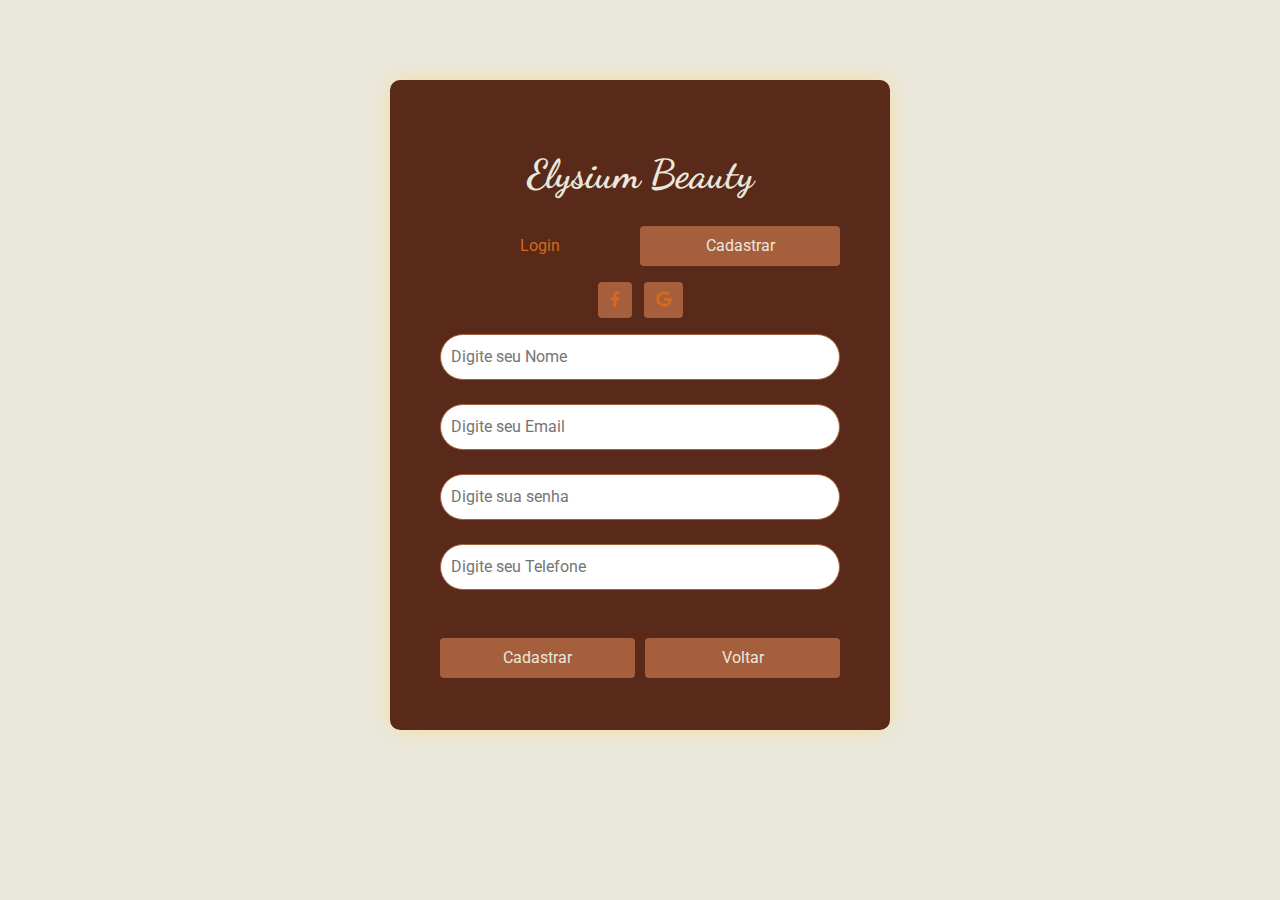
<file: HTML/Cadastro.html>
<!DOCTYPE html>
<html lang="en">

<head>
    <meta name="viewport" content="width=device-width, initial-scale=1.0" />

    <!-- Favicons -->
    <link rel="shortcut icon" href="~/img/favicon.ico" type="image/x-ico">

    <link rel="stylesheet" href="https://cdnjs.cloudflare.com/ajax/libs/font-awesome/5.15.2/css/all.min.css">

    <!-- bibliotecas -->
    <link href="assets/lib/bootstrap/dist/css/bootstrap.min.css" rel="stylesheet" />
    <link href="assets/lib/bootstrap-icons/bootstrap-icons.css" rel="stylesheet">
    <link href="assets/lib/boxicons/css/boxicons.min.css" rel="stylesheet">
    <link href="assets/lib/glightbox/css/glightbox.min.css" rel="stylesheet">
    <link href="assets/lib/swiper/swiper-bundle.min.css" rel="stylesheet">

    <link rel="stylesheet" href="assets/css/login.css">

    <title>Login Page</title>
</head>

<body>
    <div id="custom_container" class="custom_container">
        <div class="tab-content">
            <h1 class="custom_logo "><a href="HTML/index.html#hero">Elysium Beauty</a></h1>
            <!-- Pills navs -->
            <ul class="nav nav-pills nav-justified mb-3" id="ex1" role="tablist">

                <li class="nav-item" role="presentation">
                    <a class="nav-link" id="tab-register" href="Login.html" role="tab"
                       aria-controls="pills-register" aria-selected="false">Login</a>
                </li>
                <li class="nav-item" role="presentation">
                    <a class="nav-link active" id="tab-login" data-mdb-toggle="pill" href="#pills-login" role="tab"
                       aria-controls="pills-login" aria-selected="true">Cadastrar</a>
                </li>
            </ul>
            <!-- Pills navs -->
            <!-- Pills content -->
            <div class="tab-content">
                <div class="tab-pane fade show active" id="pills-login" role="tabpanel" aria-labelledby="tab-login">
                    <form>
                        <div class="text-center mb-3">

                            <!--

                            -->
                            <button type="button" class="btn btn-link btn-floating mx-1">
                                <i class="fab fa-facebook-f"></i>
                            </button>

                            <button type="button" class="btn btn-link btn-floating mx-1">
                                <i class="fab fa-google"></i>
                            </button>


                        </div>
                        <div class="form-outline mb-4">
                            <input type="text" id="loginNome" placeholder="Digite seu Nome"
                                   required />
                        </div>

                        <!-- Email input -->
                        <div class=" form-outline mb-4">
                            <input type="email" id="loginEmail" placeholder="Digite seu Email"
                                   required />
                        </div>

                        <!-- Password input -->
                        <div class="form-outline mb-4">
                            <input type="password" id="loginPassword" required
                                   placeholder="Digite sua senha" />

                        </div>
                        <div class="form-outline mb-4">
                            <input type="text" id="loginTelefone" placeholder="Digite seu Telefone"
                                   required />
                        </div>
                        <!-- 2 column grid layout -->
                        <div class="row mb-4">
                            <div class="col-md-6 d-flex justify-content-center">
                                <!-- Checkbox -->

                            </div>

                            <div class="col-md-6 d-flex justify-content-center">
                                <!-- Simple link
                                    <a href="#!">Esqueci a senha</a>
                                -->

                            </div>
                        </div>

                        <!-- Submit button -->
                       <!-- Submit button -->
                       <div style="display: flex; justify-content: space-between;">
                        <button type="button" id="send-button1" class="nav-link active btn btn-primary btn-block" style="flex: 1; margin-right: 5px;" onclick="InserirUsuario()">Cadastrar</button>
                        <button type="button" id="send-button2" class="nav-link active btn btn-primary btn-block" style="flex: 1; margin-left: 5px;" onclick="window.location.href = 'index.html';">Voltar</button>
                    </div>

                        <!-- Register buttons -->

                    </form>
                </div>

            </div>
        </div>
    </div>
</body>


<script src="https://code.jquery.com/jquery-3.6.4.min.js"></script>
<script>

    function InserirUsuario() {
        // Obtenha os valores dos controles HTML
        var nome = $('#loginNome').val();
        var email = $('#loginEmail').val();
        var senha = $('#loginPassword').val();
        var telefone = $('#loginTelefone').val();
        var tipoUsuario = true;

        // Crie um objeto de usuário para enviar
        var dados = {
            Nome: nome,
            Email: email,
            Senha: senha,
            Telefone: telefone,
            TipoUsuario: tipoUsuario ? true : false
        };

        // Faça a chamada AJAX
        $.ajax({
            url: '/Usuario/InserirUsuario',
            type: "POST",
            dataType: "json",
            data: dados,
            success: function (resultado) {
                if (resultado.success) {
                    alert(resultado.message);  // Exibe a mensagem de sucesso ou erro
                    if (resultado.success) {
                        window.location.href = "/Usuario/Login";
                    }
                } else {
                    alert(resultado.message);  // Exibe a mensagem de falha
                }
            },
            error: function () {
                alert('Erro na requisição AJAX.');
            }
        });
    }

</script>

</html>
</file>
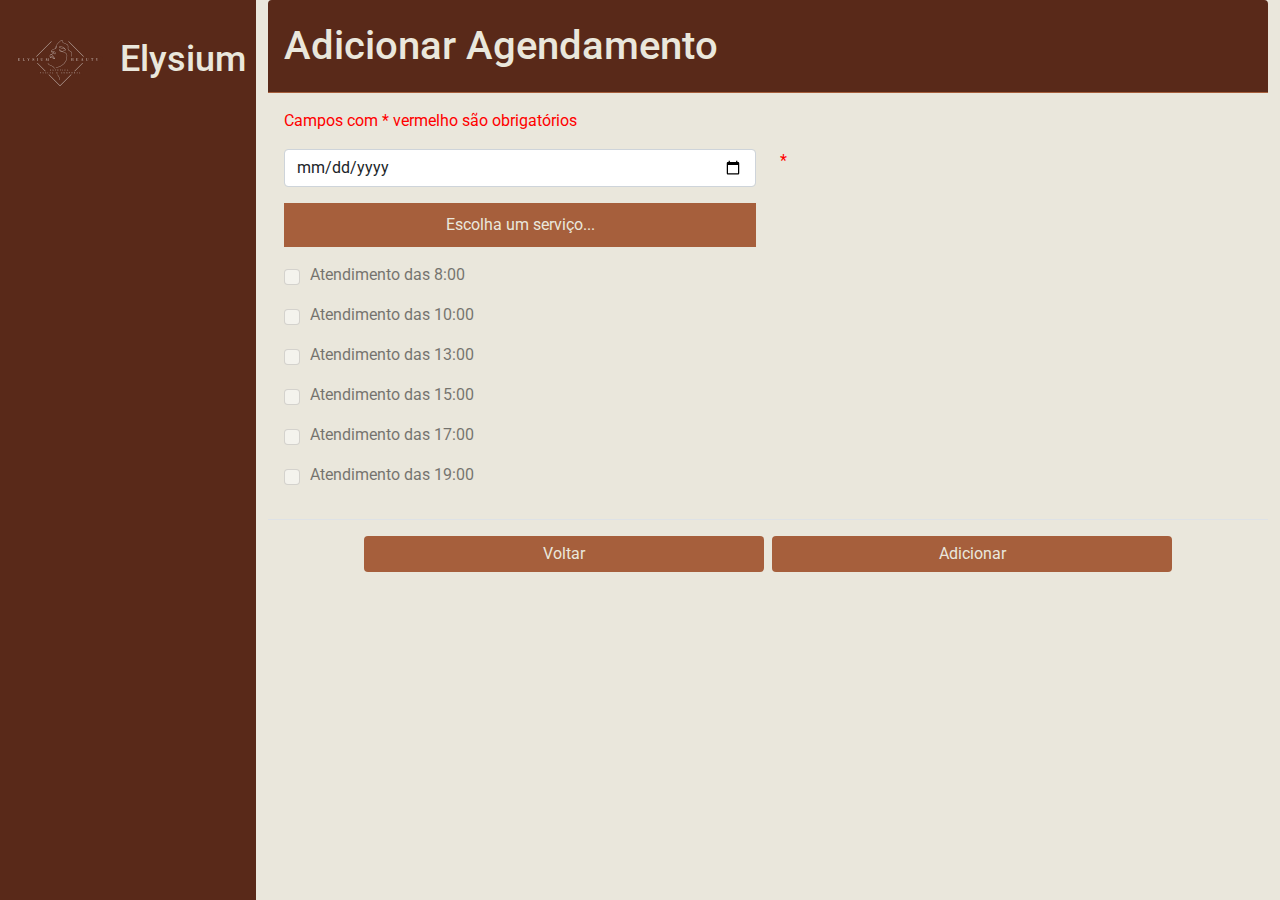
<file: HTML/Cadastro_de_agendamento.html>
<!DOCTYPE html>
<html lang="en">

<meta name="viewport" content="width=device-width, initial-scale=1.0" />

<!-- Favicons -->
<link rel="shortcut icon" href="~/img/favicon.ico" type="image/x-ico">

<link rel="stylesheet" href="https://cdnjs.cloudflare.com/ajax/libs/font-awesome/5.15.2/css/all.min.css">

<!-- bibliotecas -->
<link href="assets/lib/bootstrap/dist/css/bootstrap.min.css" rel="stylesheet"/>
<link href="assets/lib/bootstrap-icons/bootstrap-icons.css" rel="stylesheet">
<link href="assets/lib/bootstrap-icons/bootstrap-icons.css" rel="stylesheet">
<link href="assets/lib/boxicons/css/boxicons.min.css" rel="stylesheet">
<link href="assets/lib/glightbox/css/glightbox.min.css" rel="stylesheet">
<link href="assets/lib/swiper/swiper-bundle.min.css" rel="stylesheet">

<link rel="stylesheet" href="assets/css/login.css">


<title>Cadastro de Agendamento</title>

<body>    
    <!-- Cabeçalho com logo e nome da empresa -->
    <div style="background-color: #592919; color: #EAE7DC; padding: 10px; text-align: center;">
        <a href="#home" style="text-decoration: none; color: #EAE7DC; display: inline-flex; align-items: center;">
            <img src="assets/images/Home/Elysium Beauty - Logo (2).png" alt="MIGHTVR Logo" style="width: 100px; height: 100px; margin-right: 10px;">
            <h1 style="margin: 0; font-size: 36px; color: #EAE7DC;">Elysium</h1>
        </a>
    </div>
    <div class="container">
        <div class="modal-header" style="background-color: #592919; color: #EAE7DC; border-color: #A65F3C;">
            <h1 class="modal-title" id="exampleModalLabel">Adicionar Agendamento</h1>
        </div>
    
        <div class="modal-body">
            <form>
                <p style="color:red">Campos com * vermelho são obrigatórios</p>
                <div class="mb-3 row">
                    <div class="col-md-6">
                        <input id="Nome" type="date" class="form-control" placeholder="Digite o nome do cliente">
                    </div>
                    <div class="col-md-6">
                        <label style="color:red">*</label>
                    </div>
                </div>
                
                <!-- Escolher Serviço-->
                <div class="mb-3 row">
                    <div class="col-md-6">
                        <select style="width: 100%; height: 100%; border: none; color: grey; padding: 10px; font-size: 16px; appearance: none; text-align: center; cursor: pointer; background: #A65F3C; color: #EAE7DC;" placeholder="Escolha um horário..." >
                            <option value="" disabled selected hidden>Escolha um serviço...</option>
                            <option value="1">Tratamento Facial</option>
                            <option value="2">Tratamento Corporal</option>
                            <option value="3">Tratamento Capilar</option>
                            <option value="4">Podologia</option>
                            <option value="5">Bem-Estar e Terapias Alternativas</option>
                            <option value="6">Tratamento Corporal e Remodelação</option>
                        </select>
                    </div>
                </div>
    
                <!-- Checkboxes de horários com texto branco -->
                <div class="mb-3 d-flex align-items-center" style="color: black;">
                    <input type="checkbox" id="chk08M" class="form-check-input" value="08:00" style="margin-right: 10px;" data-group="horario" disabled>
                    <label class="form-check-label" for="chk08">Atendimento das 8:00</label>
                    <span id="Span08M" style="color:red;"></span>
                </div>
    
                <div class="mb-3 d-flex align-items-center" style="color: black;">
                    <input type="checkbox" id="chk10M" class="form-check-input" value="10:00" style="margin-right: 10px;" data-group="horario" disabled>
                    <label class="form-check-label" for="chk10">Atendimento das 10:00</label>
                    <span id="Span10M" style="color:red;"></span>
                </div>
    
                <div class="mb-3 d-flex align-items-center" style="color: black;">
                    <input type="checkbox" id="chk13M" class="form-check-input" value="13:00" style="margin-right: 10px;" data-group="horario" disabled>
                    <label class="form-check-label" for="chk13">Atendimento das 13:00</label>
                    <span id="Span13M" style="color:red;"></span>
                </div>
    
                <div class="mb-3 d-flex align-items-center" style="color: black;">
                    <input type="checkbox" id="chk15M" class="form-check-input" value="15:00" style="margin-right: 10px;" data-group="horario" disabled>
                    <label class="form-check-label" for="chk15">Atendimento das 15:00</label>
                    <span id="Span15M" style="color:red;"></span>
                </div>
    
                <div class="mb-3 d-flex align-items-center" style="color: black;">
                    <input type="checkbox" id="chk17M" class="form-check-input" value="17:00" style="margin-right: 10px;" data-group="horario" disabled>
                    <label class="form-check-label" for="chk17">Atendimento das 17:00</label>
                    <span id="Span17M" style="color:red;"></span>
                </div>
    
                <div class="mb-3 d-flex align-items-center" style="color: black;">
                    <input type="checkbox" id="chk19M" class="form-check-input" value="19:00" style="margin-right: 10px;" data-group="horario" disabled>
                    <label class="form-check-label" for="chk19">Atendimento das 19:00</label>
                    <span id="Span19M" style="color:red;"></span>
                </div>
                <!-- Fim dos checkboxes de horários -->
    
                <input type="hidden" id="IdEdt" value="">
            </form>
        </div>
    
        <div class="modal-footer" style="display: flex; justify-content: center;">
            <button type="button" class="btn btn-secondary" onclick="window.location.href = 'index.html';">Voltar</button>
            <button type="button" class="btn btn-primary" onclick="InserirUsuario()">Adicionar</button>
        </div>
    </div>
    

</body>


<script src="https://code.jquery.com/jquery-3.6.4.min.js"></script>
<script>
    $(document).ready(function () {
        $('#show-hide-password').click(function () {
            var senhaInput = $('#loginPassword');
            var tipoInput = senhaInput.attr('type');

            // Alternar entre o tipo de input password e text
            if (tipoInput === 'password') {
                senhaInput.attr('type', 'text');
                $('#show-hide-password i').removeClass('fa-eye-slash').addClass('fa-eye');
            } else {
                senhaInput.attr('type', 'password');
                $('#show-hide-password i').removeClass('fa-eye').addClass('fa-eye-slash');
            }
        });
    });
    function ConsultaLogin() {
        var email = $("#loginEmail").val();
        var senha = $("#loginPassword").val();

        $.ajax({
            type: "POST",
            url: "/Usuario/ConsultarUsuario",
            data: { Email: email, Senha: senha },
            dataType: "json",
            success: function (result) {
                if (result.success) {
                    window.location.href = '/Home/Index';

                } else {
                    // Exiba uma mensagem de erro
                    alert("Erro: " + result.message);
                }
            },
            error: function (error) {
                console.error(error);
                // Lógica para lidar com erros de chamada Ajax
            }
        });
    }
</script>
</html>
</file>
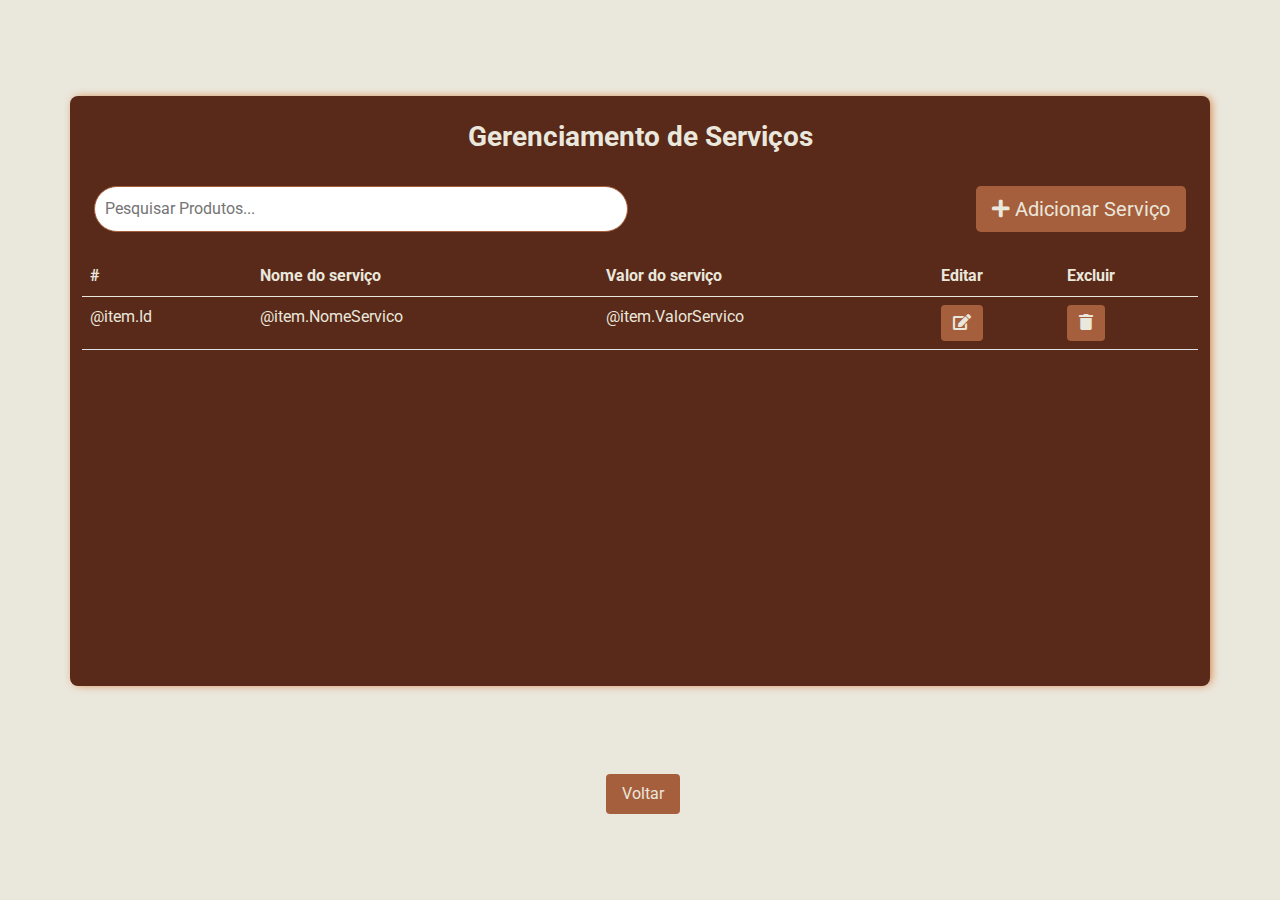
<file: HTML/Gerenciamento_de_Servico_Index.html>
<!DOCTYPE html>
<html lang="en">
<head>
    <meta charset="UTF-8">
    <meta name="viewport" content="width=device-width, initial-scale=1.0">
    <title>Elysium Beauty</title>
    <link rel="stylesheet" href="https://cdnjs.cloudflare.com/ajax/libs/font-awesome/5.15.2/css/all.min.css">

    <link href="assets/lib/bootstrap/dist/css/bootstrap.min.css" rel="stylesheet" />
    <link href="assets/lib/bootstrap-icons/bootstrap-icons.css" rel="stylesheet">
    <link href="assets/lib/swiper/swiper-bundle.min.css" rel="stylesheet">
    <link href="assets/lib/boxicons/css/boxicons.min.css" rel="stylesheet">

    <link rel="stylesheet" href="assets/css/index.css">
   
 

    <link rel="stylesheet" href="https://cdnjs.cloudflare.com/ajax/libs/font-awesome/5.15.2/css/all.min.css">

</head>
<body style="background-color: #EAE7DC;">   
  

<section class="maneger-page-section">
    <div  class="container page-maneger"> 

        <div class="add-user-button">
            <br />
            <h3 class="section-title cliente-title-maneger">Gerenciamento de Serviços</h3>
            <br />
        </div>

        <div class="container">
            <div class="row">
                <div class="col-md-6">
                    <div class="input-group mb-4">
                        <input id="filtro" type="text" placeholder="Pesquisar Produtos..." aria-label="Filtrar" aria-describedby="basic-addon2">
                    </div>
                </div>
                <div class="col-md-6 text-md-end">
                    <!-- Alteração para "text-md-end" para alinhar à direita apenas em telas médias e maiores -->
                    <button class="btn btn-success btn-lg" onclick="" data-bs-toggle="modal" data-bs-target="#InserirUsuario">
                        <i class="fa fa-plus"></i> Adicionar Serviço
                    </button>
                </div>
            </div>
        </div>

        <div class="table-container table-responsive">
            <table id="TbClientes" class="table">
                <colgroup>
                    <col class="tc-nome">
                </colgroup>
                <thead>
                    <tr>
                        <th style="color: #EAE7DC;">#</th>
                        <th style="color: #EAE7DC;">Nome do serviço</th>
                        <th style="color: #EAE7DC;">Valor do serviço</th>
                        
                        <th class="editar" style="color: #EAE7DC;">Editar</th>
                        <th class="excluir" style="color: #EAE7DC;">Excluir</th>
                    </tr>
                </thead>
                <tbody>
                    
                        <tr id="@item.Id">
                            <td style="color: #EAE7DC;">@item.Id</td>
                            <td style="color: #EAE7DC;">@item.NomeServico</td>
                            <td style="color: #EAE7DC;">@item.ValorServico</td>
                            
                            <td>
                                <button class="btn btn-default" onclick="definirEdt('@item.Id', '@item.NomeServico', '@item.ValorServico')" data-bs-toggle="modal" data-bs-target="#EditarServiço" style="color: #EAE7DC;">
                                    <i class="fa fa-edit"></i>
                                </button>
                            </td>
                            <td>
                                <button class="btn btn-default" onclick="definirExc('@item.Id', '@item.NomeServico', '@item.ValorServico')" data-bs-toggle="modal" data-bs-target="#ExcluirServiço" style="color: #EAE7DC;">
                                    <i class="fa fa-trash" ></i>
                                </button>
                            </td>
                        </tr>
                    
                </tbody>
            </table>
        </div>

    </div>

    <div class="modal fade" id="EditarServiço" tabindex="-1" aria-labelledby="exampleModalLabel" aria-hidden="true">
        <div class="modal-dialog">
            <div class="modal-content">
                <div class="modal-header" style="background-color: #592919;  border-color: #8B4513;">
                    <h3 class="modal-title" id="exampleModalLabel">Editar Serviço</h3>
                    <button type="button" class="btn-close" data-bs-dismiss="modal" aria-label="Close"></button>
                </div>
                <div class="modal-body">
                    <form>
                        <p style="color:red">Campos com * vermelho são obrigatórios</p>
                        <div class="mb-3 row">
                            <div class="col-md-6">
                                <input id="EditServiço" type="text" placeholder="Digite o serviço">
                            </div>
                            <div class="col-md-6">
                                <label style="color:red">*</label>
                            </div>
                        </div>

                        <div class="mb-3 row">
                            <div class="col-md-6">
                                <input id="EditValor" type="text"  placeholder="Digite o valor">
                            </div>
                            <div class="col-md-6">
                                <label style="color:red">*</label>
                            </div>
                        </div>
                        <input type="hidden" id="IdEdt" value="" />

                    </form>
                </div>
                <div class="modal-footer" style="background-color: #592919;  border-color: #8B4513;">
                    <button type="button" class="nav-link active btn  btn-block" data-bs-dismiss="modal" style="background-color: #592919; color: white;">Fechar</button>
                    <button type="button" class="nav-link active btn  btn-block" onclick="InserirUsuario()" style="background-color: #592919; color: white;">Salvar</button>
                </div>
            </div>
        </div>
    </div>

    <div class="modal fade" id="ExcluirServiço" tabindex="-1" aria-labelledby="exampleModalLabel" aria-hidden="true">
        <div class="modal-dialog">
            <div class="modal-content">
                <div class="modal-header" style="background-color: #592919;  border-color: #8B4513;">
                    <h3 class="modal-title" id="exampleModalLabel">Excluir Serviço</h3>
                    <button type="button" class="btn-close" data-bs-dismiss="modal" aria-label="Close"></button>
                </div>
                <div class="modal-body">
                    <form>
                         <div class="mb-3">
                            <input type="text" id="ExcServiço" placeholder="Digite o serviço..." readonly>

                        </div>
                        <div class="mb-3">
                            <input type="text" id="ExcValor" placeholder="Digite o valor..." readonly>

                        </div>
                        <input type="hidden" id="IdExc" placeholder="Digite seu nome..." readonly>

                    </form>
                    <div class="modal-footer" style="background-color: #592919;  border-color: #8B4513;">
                        <button type="button" class="nav-link active btn  btn-block" data-bs-dismiss="modal" style="background-color: #592919; color: white;">Fechar</button>
                        <button type="button" class="nav-link active btn  btn-block" onclick="InserirUsuario()" style="background-color: #592919; color: white;">Excluir</button>
                    </div>

                </div>

            </div>
        </div>
    </div>

    <div class="modal fade" id="InserirUsuario" tabindex="-1" aria-labelledby="exampleModalLabel" aria-hidden="true">
        <div class="modal-dialog">
            <div class="modal-content">
                
                <div class="modal-header" style="background-color: #592919;  border-color: #8B4513;">
                    <h3 class="modal-title" id="exampleModalLabel">Adicionar Serviço</h3>
                    <button type="button" class="btn-close" data-bs-dismiss="modal" aria-label="Close"></button>
                </div>
                
                <div class="modal-body">
                    <form>
                        <p style="color:red">Campos com * vermelho são obrigatórios</p>
                        <div class="mb-3 row">
                            <div class="col-md-6">
                                <input id="Nome" type="text" placeholder="Digite o serviço">
                            </div>
                            <div class="col-md-6">
                                <label style="color:red">*</label>
                            </div>
                        </div>

                        <div class="mb-3 row">
                            <div class="col-md-6">
                                <input id="Senha" type="text" placeholder="Digite o valor">
                            </div>
                            <div class="col-md-6">
                                <label style="color:red">*</label>
                            </div>
                        </div>
                        <input type="hidden" id="IdEdt" value="" />

                    </form>
                </div>
                <div class="modal-footer" style="background-color: #592919;  border-color: #8B4513;">
                    <button type="button" class="nav-link active btn  btn-block" data-bs-dismiss="modal" style="background-color: #592919; color: white;">Fechar</button>
                    <button type="button" class="nav-link active btn  btn-block" onclick="InserirUsuario()" style="background-color: #592919; color: white;">Adicionar</button><!--onclick para chamar a funcao de alteração-->
                </div>
            </div>
        </div>
    </div>
    
    
    <script src="https://code.jquery.com/jquery-3.6.4.min.js"></script>

    <script src="assets/lib/swiper/swiper-bundle.min.js"></script>    
    
    <script src="assets/lib/jquery/dist/jquery.min.js"></script>

    <script src="assets/lib/bootstrap/dist/js/bootstrap.bundle.min.js"></script>
    <script>

        function definirEdt(id, Nome, Email, Senha, TipoUsuario, Telefone) {
            
            $('#IdEdt').val(id);
            $('#EditNome').val(Nome);
            $('#EditSenha').val(Senha);
            $('#EditEmail').val(Email);
            $('#EditTel').val(Telefone);

           
            var senhaValue = "";
            if (Senha) {
                $('#EditSenha').val(Senha);
                senhaValue = Senha;
            }

           
            if ($('#DropTipoUsuarioEdit').length > 0) {               
                $('#DropTipoUsuarioEdit option').filter(function () {
                    return $(this).val() === TipoUsuario; 
                }).prop('selected', true); 
                $('#DropTipoUsuarioEdit').trigger('chosen:updated');
            } else {
                console.error("DropDownList não encontrado.");
            }           
        }

        function definirExc(id, Nome, Email, Telefone) {
            $('#IdExc').val(id);
            $('#ExcNome').val(Nome);
            $('#ExcEmail').val(Email);
            $('#ExcTel').val(Telefone)
        }

        function InserirUsuario() {

            var nome = $('#Nome').val();
            var email = $('#Email').val();
            var senha = $('#Senha').val();
            var telefone = $('#Telefone').val();
            var tipoUsuario = $('#DropTipoUsuario option:selected').val();
            
            if (nome.trim() === "") {
                alert("Por favor, preencha o campo Nome.");
                return;
            }
            if (senha.trim() === "") {
                alert("Por favor, preencha o campo Senha.");
                return;
            }
            if (email.trim() === "") {
                alert("Por favor, insira um email válido.");
                return;
            }

            if (tipoUsuario === "Escolha o Tipo de Usuário") {
                alert("Por favor, selecione o tipo de usuário.");
                return;
            }

            if (telefone.trim() === "") {
                alert("Por favor, insira um número de telefone válido.");
                return;
            }            

            

            var dados = {
                Nome: nome,
                Email: email,
                Senha: senha,
                Telefone: telefone,
                TipoUsuario: tipoUsuario
            };

            // Faça a chamada AJAX
            $.ajax({
                url: '/Usuario/InserirUsuario',
                type: "POST",
                dataType: "json",
                data: dados,
                success: function (resultado) {
                    if (resultado.success) {
                        alert(resultado.message);  // Exibe a mensagem de sucesso
                        // Fecha o modal
                        $('#InserirUsuario').modal('hide');
                        // Recarrega a págInserirUsuarioina
                        location.reload();
                    } else {
                        alert(resultado.message);  // Exibe a mensagem de falha
                    }
                },
                error: function () {
                    alert('Erro na requisição AJAX.');
                }
            });
        }

        function AlterarUsuario() {
            var id = $("#IdEdt").val();
            var nome = $("#EditNome").val();
            var senha = $("#EditSenha").val();
            var email = $("#EditEmail").val();
            var tel = $('#EditTel').val();
            var tipoCli = $('#DropTipoUsuarioEdit').val(); // Obtém o valor do tipo de cliente, não apenas o texto

            // Validação do campo 'Nome'
            if (!nome) {
                alert("Por favor, preencha o campo Nome.");
                return;
            }

            // Validação do campo 'Senha'
            if (!senha) {
                alert("Por favor, preencha o campo Senha.");
                return;
            }

            // Validação do campo 'Email'
            if (!email) {
                alert("Por favor, preencha o campo Email.");
                return;
            }

            // Validação do campo 'Telefone'
            if (!tel) {
                alert("Por favor, preencha o campo Telefone.");
                return;
            }

            // Validação do campo 'Tipo de Cliente'
            if (!tipoCli) {
                alert("Por favor, selecione o Tipo de Cliente.");
                return;
            }

            // Crie um objeto com os dados
            var dados = {
                Id: id,
                Nome: nome,
                Senha: senha,
                Email: email,
                Telefone: tel,
                TipoUsuario: tipoCli
            };

            // Faça a chamada AJAX para o servidor
            $.ajax({
                type: "POST",
                url: "/Usuario/AlterarUsuario",
                contentType: "application/json; charset=utf-8",
                data: JSON.stringify(dados),
                success: function (response) {
                    // Manipule a resposta do servidor
                    if (response.success) {
                        alert("Cliente alterado com sucesso!");
                        // Feche o modal de edição se necessário
                        $('#FormEditar').modal('hide');
                        // Recarregue a página se necessário
                        location.reload();
                    } else {
                        alert("Falha ao alterar cliente.");
                    }
                },
                error: function (error) {
                    // Manipule erros de requisição AJAX
                    console.error("Erro na chamada AJAX:", error);
                }
            });
        }

        function ExcluirUsuario() 
        {
            // Obtenha o ID do usuário a ser excluído
            var userId = $('#IdExc').val();

            // Faça uma requisição AJAX
            $.ajax({
                type: "POST",
                url: "/Usuario/ExcluirUsuario", // Substitua "Usuario" pelo nome do seu controller
                data: { id: userId },
                dataType: "json",
                success: function (response) {
                    // A resposta do servidor está em response.success
                    if (response.success) {
                        // Feche o modal de exclusão
                        $('#ExcluirUsuario').modal('hide');
                        alert("Cliente excluido com sucesso!");

                        // Recarregue a página
                        location.reload();
                    } else {
                        alert("Falha ao excluir usuário.");
                    }
                },
                error: function () {
                    alert("Erro na requisição AJAX.");
                }
            });
        }
        
       

    </script>

</section>
<!--Butao Voltar-->

<section class="container text-center">
    <div class="d-grid gap-2 d-md-flex justify-content-md-center">
        <div>
            <button type="button" id="send-button2" class="nav-link active btn btn-danger btn-block" style="flex: 1; margin-left: 5px;" onclick="window.location.href = 'index.html';">
                Voltar
            </button>
        </div>
    </div>
</section>

</body>
</html>
</file>
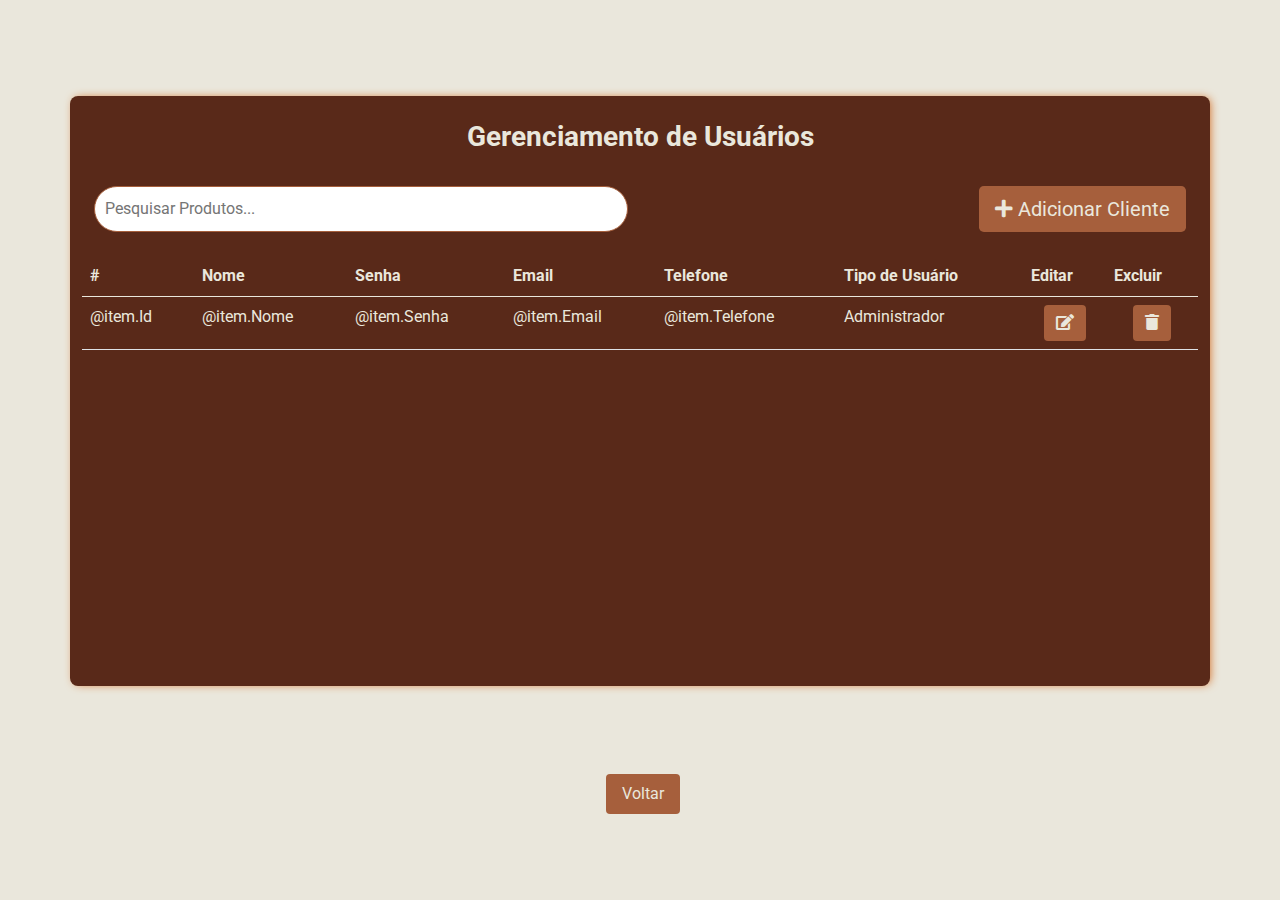
<file: HTML/Gerenciamento_de_Usuario_Index.html>
<!DOCTYPE html>
<html lang="en">
<head>
    <meta charset="UTF-8">
    <meta name="viewport" content="width=device-width, initial-scale=1.0">
    <title>Elysium Beauty</title>
    <link rel="stylesheet" href="https://cdnjs.cloudflare.com/ajax/libs/font-awesome/5.15.2/css/all.min.css">

    <link href="assets/lib/bootstrap/dist/css/bootstrap.min.css" rel="stylesheet" />
    <link href="assets/lib/bootstrap-icons/bootstrap-icons.css" rel="stylesheet">
    <link href="assets/lib/swiper/swiper-bundle.min.css" rel="stylesheet">
    <link href="assets/lib/boxicons/css/boxicons.min.css" rel="stylesheet">

    <link rel="stylesheet" href="assets/css/index.css">
   
 

    <link rel="stylesheet" href="https://cdnjs.cloudflare.com/ajax/libs/font-awesome/5.15.2/css/all.min.css">

</head>
<body style="background-color: #EAE7DC;">   
  

<section class="maneger-page-section">
    <div  class="container page-maneger"> 

        <div class="add-user-button">
            <br />
            <h3 class="section-title cliente-title-maneger">Gerenciamento de Usuários</h3>
            <br />
        </div>

        <div class="container">
            <div class="row">
                <div class="col-md-6">
                    <div class="input-group mb-4">
                        <input id="filtro" type="text" placeholder="Pesquisar Produtos..." aria-label="Filtrar" aria-describedby="basic-addon2">
                    </div>
                </div>
                <div class="col-md-6 text-md-end">
                    <!-- Alteração para "text-md-end" para alinhar à direita apenas em telas médias e maiores -->
                    <button class="btn btn-success btn-lg" onclick="" data-bs-toggle="modal" data-bs-target="#InserirUsuario">
                        <i class="fa fa-plus"></i> Adicionar Cliente
                    </button>
                </div>
            </div>
        </div>

        <div class="table-container table-responsive">
            <table id="TbClientes" class="table">
                <colgroup>
                    <col class="tc-nome">
                </colgroup>
                <thead>
                    <tr>
                        <th style="color: #EAE7DC;">#</th>
                        <th style="color: #EAE7DC;">Nome</th>
                        <th style="color: #EAE7DC;">Senha</th>
                        <th style="color: #EAE7DC;">Email</th>
                        <th style="color: #EAE7DC;">Telefone</th>
                        <th style="color: #EAE7DC;">Tipo de Usuário</th>
                        <th class="editar" style="color: #EAE7DC;">Editar</th>
                        <th class="excluir" style="color: #EAE7DC;">Excluir</th>
                    </tr>
                </thead>
                <tbody>
                    
                        <tr id="@item.Id">
                            <td style="color: #EAE7DC;">@item.Id</td>
                            <td style="color: #EAE7DC;">@item.Nome</td>
                            <td style="color: #EAE7DC;">@item.Senha</td>
                            <td style="color: #EAE7DC;">@item.Email</td>
                            <td style="color: #EAE7DC;">@item.Telefone</td>
                            <td>
                              
                                    <span style="color: #EAE7DC;">Administrador</span>
                                
                            </td>
                            <td class="text-center">
                                <button class="btn btn-default" onclick="definirEdt('@item.Id', '@item.Nome', '@item.Email','@item.Senha', '@item.TipoUsuario','@item.Telefone')" data-bs-toggle="modal" data-bs-target="#EditarUsuario" style="color: #EAE7DC;">
                                    <i class="fa fa-edit"></i>
                                </button>
                            </td>
                            <td class="text-center">
                                <button class="btn btn-default" onclick="definirExc('@item.Id', '@item.Nome', '@item.Email', '@item.Telefone')" data-bs-toggle="modal" data-bs-target="#ExcluirUsuario" style="color: #EAE7DC;">
                                    <i class="fa fa-trash" ></i>
                                </button>
                            </td>
                        </tr>
                    
                </tbody>
            </table>
        </div>

    </div>

    <div class="modal fade" id="EditarUsuario" tabindex="-1" aria-labelledby="exampleModalLabel" aria-hidden="true">
        <div class="modal-dialog">
            <div class="modal-content">
                <div class="modal-header" style="background-color: #592919;  border-color: #8B4513;">
                    <h3 class="modal-title" id="exampleModalLabel">Editar Cliente</h3>
                    <button type="button" class="btn-close" data-bs-dismiss="modal" aria-label="Close"></button>
                </div>
                <div class="modal-body">
                    <form>
                        <p style="color:red">Campos com * vermelho são obrigatórios</p>
                        <div class="mb-3 row">
                            <div class="col-md-6">
                                <input id="EditNome" type="text" placeholder="Digite o nome do cliente">
                            </div>
                            <div class="col-md-6">
                                <label style="color:red">*</label>
                            </div>
                        </div>

                        <div class="mb-3 row">
                            <div class="col-md-6">
                                <input id="EditSenha" type="text"  placeholder="Digite o a senha">
                            </div>
                            <div class="col-md-6">
                                <label style="color:red">*</label>
                            </div>
                        </div>

                        <div class="mb-3 row">
                            <div class="col-md-7">
                                <input id="EditEmail" type="email"  placeholder="Digite o email">
                            </div>
                            <div class="col-md-5">
                                <label style="color:red">*</label>
                            </div>
                        </div>
                        

                        <div class="mb-3 row">
                            <div class="col-md-6">
                                <input id="EditTel" type="text"  placeholder="Digite o telefone">
                            </div>
                            <div class="col-md-6">
                                <label style="color:red">*</label>
                            </div>
                        </div>
                        <input type="hidden" id="IdEdt" value="" />

                    </form>
                </div>
                <div class="modal-footer" style="background-color: #592919;  border-color: #8B4513;">
                    <button type="button" class="nav-link active btn  btn-block" data-bs-dismiss="modal" style="background-color: #592919; color: white;">Fechar</button>
                    <button type="button" class="nav-link active btn  btn-block" onclick="InserirUsuario()" style="background-color: #592919; color: white;">Salvar</button>
                </div>
            </div>
        </div>
    </div>

    <div class="modal fade" id="ExcluirUsuario" tabindex="-1" aria-labelledby="exampleModalLabel" aria-hidden="true">
        <div class="modal-dialog">
            <div class="modal-content">
                <div class="modal-header" style="background-color: #592919;  border-color: #8B4513;">
                    <h3 class="modal-title" id="exampleModalLabel">Excluir Cliente</h3>
                    <button type="button" class="btn-close" data-bs-dismiss="modal" aria-label="Close"></button>
                </div>
                <div class="modal-body">
                    <form>
                         <div class="mb-3">
                            <label for="nome">Nome</label>
                            <input type="text" id="ExcNome" placeholder="Digite seu nome..." readonly>

                        </div>
                        <div class="mb-3">
                            <label for="email">Email</label>
                            <input type="email" id="ExcEmail" placeholder="Digite seu email..." readonly>

                        </div>
                        <div class="mb-3">
                            <label for="telefone">Telefone</label>
                            <input type="text" id="ExcTel" placeholder="Digite seu telefone..." readonly>

                        </div>
                        <input type="hidden" id="IdExc" placeholder="Digite seu nome..." readonly>

                    </form>
                    <div class="modal-footer" style="background-color: #592919;  border-color: #8B4513;">
                        <button type="button" class="nav-link active btn  btn-block" data-bs-dismiss="modal" style="background-color: #592919; color: white;">Fechar</button>
                        <button type="button" class="nav-link active btn  btn-block" onclick="InserirUsuario()" style="background-color: #592919; color: white;">Excluir</button>
                    </div>

                </div>

            </div>
        </div>
    </div>

    <div class="modal fade" id="InserirUsuario" tabindex="-1" aria-labelledby="exampleModalLabel" aria-hidden="true">
        <div class="modal-dialog">
            <div class="modal-content">
                
                <div class="modal-header" style="background-color: #592919;  border-color: #8B4513;">
                    <h3 class="modal-title" id="exampleModalLabel">Adicionar Cliente</h3>
                    <button type="button" class="btn-close" data-bs-dismiss="modal" aria-label="Close"></button>
                </div>
                
                <div class="modal-body">
                    <form>
                        <p style="color:red">Campos com * vermelho são obrigatórios</p>
                        <div class="mb-3 row">
                            <div class="col-md-6">
                                <input id="Nome" type="text" placeholder="Digite o nome do cliente">
                            </div>
                            <div class="col-md-6">
                                <label style="color:red">*</label>
                            </div>
                        </div>

                        <div class="mb-3 row">
                            <div class="col-md-6">
                                <input id="Senha" type="text" placeholder="Digite o a senha">
                            </div>
                            <div class="col-md-6">
                                <label style="color:red">*</label>
                            </div>
                        </div>

                        <div class="mb-3 row">
                            <div class="col-md-7">
                                <input id="Email" type="email" placeholder="Digite o email">
                            </div>
                            <div class="col-md-5">
                                <label style="color:red">*</label>
                            </div>
                        </div>
                       
                        <div class="mb-3 row">
                            <div class="col-md-6">
                                <input id="Telefone" type="text" placeholder="Digite o telefone">
                            </div>
                            <div class="col-md-6">
                                <label style="color:red">*</label>
                            </div>
                        </div>

                        <input type="hidden" id="IdEdt" value="" />

                    </form>
                </div>
                <div class="modal-footer" style="background-color: #592919;  border-color: #8B4513;">
                    <button type="button" class="nav-link active btn  btn-block" data-bs-dismiss="modal" style="background-color: #592919; color: white;">Fechar</button>
                    <button type="button" class="nav-link active btn  btn-block" onclick="InserirUsuario()" style="background-color: #592919; color: white;">Adicionar</button><!--onclick para chamar a funcao de alteração-->
                </div>
            </div>
        </div>
    </div>
    
    
    <script src="https://code.jquery.com/jquery-3.6.4.min.js"></script>

    <script src="assets/lib/swiper/swiper-bundle.min.js"></script>    
    
    <script src="assets/lib/jquery/dist/jquery.min.js"></script>

    <script src="assets/lib/bootstrap/dist/js/bootstrap.bundle.min.js"></script>
    <script>

        function definirEdt(id, Nome, Email, Senha, TipoUsuario, Telefone) {
            
            $('#IdEdt').val(id);
            $('#EditNome').val(Nome);
            $('#EditSenha').val(Senha);
            $('#EditEmail').val(Email);
            $('#EditTel').val(Telefone);

           
            var senhaValue = "";
            if (Senha) {
                $('#EditSenha').val(Senha);
                senhaValue = Senha;
            }

           
            if ($('#DropTipoUsuarioEdit').length > 0) {               
                $('#DropTipoUsuarioEdit option').filter(function () {
                    return $(this).val() === TipoUsuario; 
                }).prop('selected', true); 
                $('#DropTipoUsuarioEdit').trigger('chosen:updated');
            } else {
                console.error("DropDownList não encontrado.");
            }           
        }

        function definirExc(id, Nome, Email, Telefone) {
            $('#IdExc').val(id);
            $('#ExcNome').val(Nome);
            $('#ExcEmail').val(Email);
            $('#ExcTel').val(Telefone)
        }

        function InserirUsuario() {

            var nome = $('#Nome').val();
            var email = $('#Email').val();
            var senha = $('#Senha').val();
            var telefone = $('#Telefone').val();
            var tipoUsuario = $('#DropTipoUsuario option:selected').val();
            
            if (nome.trim() === "") {
                alert("Por favor, preencha o campo Nome.");
                return;
            }
            if (senha.trim() === "") {
                alert("Por favor, preencha o campo Senha.");
                return;
            }
            if (email.trim() === "") {
                alert("Por favor, insira um email válido.");
                return;
            }

            if (tipoUsuario === "Escolha o Tipo de Usuário") {
                alert("Por favor, selecione o tipo de usuário.");
                return;
            }

            if (telefone.trim() === "") {
                alert("Por favor, insira um número de telefone válido.");
                return;
            }            

            

            var dados = {
                Nome: nome,
                Email: email,
                Senha: senha,
                Telefone: telefone,
                TipoUsuario: tipoUsuario
            };

            // Faça a chamada AJAX
            $.ajax({
                url: '/Usuario/InserirUsuario',
                type: "POST",
                dataType: "json",
                data: dados,
                success: function (resultado) {
                    if (resultado.success) {
                        alert(resultado.message);  // Exibe a mensagem de sucesso
                        // Fecha o modal
                        $('#InserirUsuario').modal('hide');
                        // Recarrega a págInserirUsuarioina
                        location.reload();
                    } else {
                        alert(resultado.message);  // Exibe a mensagem de falha
                    }
                },
                error: function () {
                    alert('Erro na requisição AJAX.');
                }
            });
        }

        function AlterarUsuario() {
            var id = $("#IdEdt").val();
            var nome = $("#EditNome").val();
            var senha = $("#EditSenha").val();
            var email = $("#EditEmail").val();
            var tel = $('#EditTel').val();
            var tipoCli = $('#DropTipoUsuarioEdit').val(); // Obtém o valor do tipo de cliente, não apenas o texto

            // Validação do campo 'Nome'
            if (!nome) {
                alert("Por favor, preencha o campo Nome.");
                return;
            }

            // Validação do campo 'Senha'
            if (!senha) {
                alert("Por favor, preencha o campo Senha.");
                return;
            }

            // Validação do campo 'Email'
            if (!email) {
                alert("Por favor, preencha o campo Email.");
                return;
            }

            // Validação do campo 'Telefone'
            if (!tel) {
                alert("Por favor, preencha o campo Telefone.");
                return;
            }

            // Validação do campo 'Tipo de Cliente'
            if (!tipoCli) {
                alert("Por favor, selecione o Tipo de Cliente.");
                return;
            }

            // Crie um objeto com os dados
            var dados = {
                Id: id,
                Nome: nome,
                Senha: senha,
                Email: email,
                Telefone: tel,
                TipoUsuario: tipoCli
            };

            // Faça a chamada AJAX para o servidor
            $.ajax({
                type: "POST",
                url: "/Usuario/AlterarUsuario",
                contentType: "application/json; charset=utf-8",
                data: JSON.stringify(dados),
                success: function (response) {
                    // Manipule a resposta do servidor
                    if (response.success) {
                        alert("Cliente alterado com sucesso!");
                        // Feche o modal de edição se necessário
                        $('#FormEditar').modal('hide');
                        // Recarregue a página se necessário
                        location.reload();
                    } else {
                        alert("Falha ao alterar cliente.");
                    }
                },
                error: function (error) {
                    // Manipule erros de requisição AJAX
                    console.error("Erro na chamada AJAX:", error);
                }
            });
        }

        function ExcluirUsuario() 
        {
            // Obtenha o ID do usuário a ser excluído
            var userId = $('#IdExc').val();

            // Faça uma requisição AJAX
            $.ajax({
                type: "POST",
                url: "/Usuario/ExcluirUsuario", // Substitua "Usuario" pelo nome do seu controller
                data: { id: userId },
                dataType: "json",
                success: function (response) {
                    // A resposta do servidor está em response.success
                    if (response.success) {
                        // Feche o modal de exclusão
                        $('#ExcluirUsuario').modal('hide');
                        alert("Cliente excluido com sucesso!");

                        // Recarregue a página
                        location.reload();
                    } else {
                        alert("Falha ao excluir usuário.");
                    }
                },
                error: function () {
                    alert("Erro na requisição AJAX.");
                }
            });
        }
        
       

    </script>

</section>
<!--Butao Voltar-->

<section class="container text-center">
    <div class="d-grid gap-2 d-md-flex justify-content-md-center">
        <div>
            <button type="button" id="send-button2" class="nav-link active btn btn-danger btn-block" style="flex: 1; margin-left: 5px;" onclick="window.location.href = 'index.html';">
                Voltar
            </button>
        </div>
    </div>
</section>

</body>
</html>
</file>
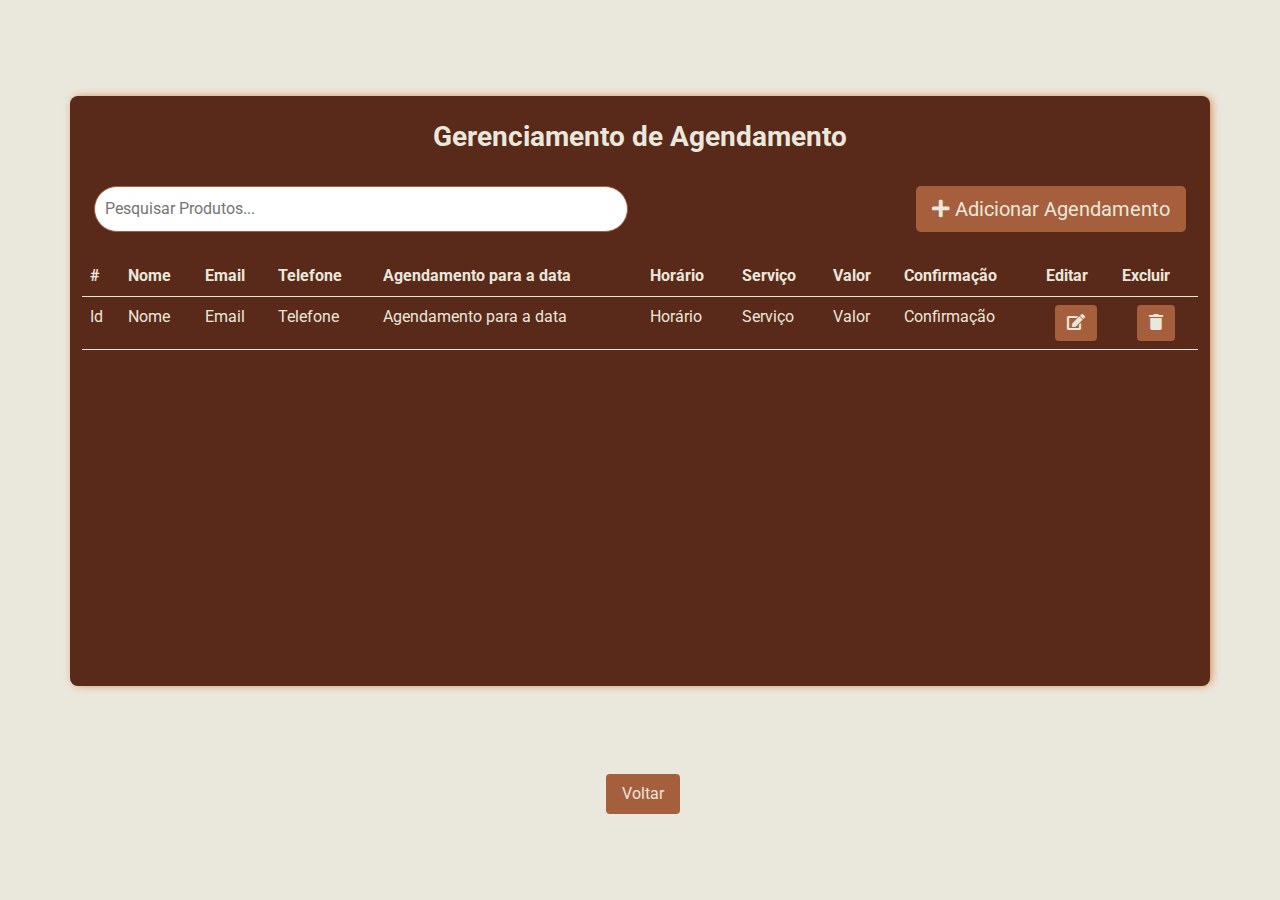
<file: HTML/Gerencimento_de_Agendamento_index.html>
<!DOCTYPE html>
<html lang="en">

<head>
    <meta charset="UTF-8">
    <meta name="viewport" content="width=device-width, initial-scale=1.0">
    <title>Elysium Beauty</title>
    <link rel="stylesheet" href="https://cdnjs.cloudflare.com/ajax/libs/font-awesome/5.15.2/css/all.min.css">

    <link href="assets/lib/bootstrap/dist/css/bootstrap.min.css" rel="stylesheet" />
    <link href="assets/lib/bootstrap-icons/bootstrap-icons.css" rel="stylesheet">
    <link href="assets/lib/swiper/swiper-bundle.min.css" rel="stylesheet">
    <link href="assets/lib/boxicons/css/boxicons.min.css" rel="stylesheet">

    <link rel="stylesheet" href="assets/css/index.css">



    <link rel="stylesheet" href="https://cdnjs.cloudflare.com/ajax/libs/font-awesome/5.15.2/css/all.min.css">

</head>

<body style="background-color: #EAE7DC;">


    <section class="maneger-page-section">
        <div class="container page-maneger">

            <div class="add-user-button">
                <br />
                <h3 class="section-title cliente-title-maneger">Gerenciamento de Agendamento</h3>
                <br />
            </div>

            <div class="container">
                <div class="row">
                    <div class="col-md-6">
                        <div class="input-group mb-4">
                            <input id="filtro" type="text" placeholder="Pesquisar Produtos..." aria-label="Filtrar"
                                aria-describedby="basic-addon2">
                        </div>
                    </div>
                    <div class="col-md-6 text-md-end">
                        <!-- Alteração para "text-md-end" para alinhar à direita apenas em telas médias e maiores -->
                        <button class="btn btn-success btn-lg" onclick="" data-bs-toggle="modal"
                            data-bs-target="#InserirAgendamento">
                            <i class="fa fa-plus"></i> Adicionar Agendamento
                        </button>
                    </div>
                </div>
            </div>

            <div class="table-container table-responsive">
                <table id="TbClientes" class="table">
                    <colgroup>
                        <col class="tc-nome">
                    </colgroup>
                    <thead>
                        <tr>
                            <th style="color: #EAE7DC;">#</th>
                            <th style="color: #EAE7DC;">Nome</th>
                            <th style="color: #EAE7DC;">Email</th>
                            <th style="color: #EAE7DC;">Telefone</th>
                            <th style="color: #EAE7DC;">Agendamento para a data</th>
                            <th style="color: #EAE7DC;">Horário</th>
                            <th style="color: #EAE7DC;">Serviço</th>
                            <th style="color: #EAE7DC;">Valor</th>
                            <th style="color: #EAE7DC;">Confirmação</th>
                            <th class="editar" style="color: #EAE7DC;">Editar</th>
                            <th class="excluir" style="color: #EAE7DC;">Excluir</th>
                        </tr>
                    </thead>
                    <tbody>

                        <tr>
                            <td style="color: #EAE7DC;">Id</td>
                            <td style="color: #EAE7DC;">Nome</td>
                            <td style="color: #EAE7DC;">Email</td>
                            <td style="color: #EAE7DC;">Telefone</td>
                            <td style="color: #EAE7DC;">Agendamento para a data</td>
                            <td style="color: #EAE7DC;">Horário</td>
                            <td style="color: #EAE7DC;">Serviço</td>
                            <td style="color: #EAE7DC;">Valor</td>
                            <td style="color: #EAE7DC;">Confirmação</td>

                            <td class="text-center">
                                <button class="btn btn-default"
                                    onclick="definirEdt('@item.Id', '@item.Nome', '@item.Email','@item.Senha', '@item.TipoUsuario','@item.Telefone')"
                                    data-bs-toggle="modal" data-bs-target="#EditarAgendamento" style="color: #EAE7DC;">
                                    <i class="fa fa-edit"></i>
                                </button>
                            </td>
                            <td class="text-center">
                                <button class="btn btn-default"
                                    onclick="definirExc('@item.Id', '@item.Nome', '@item.Email', '@item.Telefone')"
                                    data-bs-toggle="modal" data-bs-target="#ExcluirAgendamento" style="color: #EAE7DC;">
                                    <i class="fa fa-trash"></i>
                                </button>
                            </td>
                        </tr>

                    </tbody>
                </table>
            </div>

        </div>

        <div class="modal fade" id="EditarAgendamento" tabindex="-1" aria-labelledby="exampleModalLabel" aria-hidden="true">
            <div class="modal-dialog">
                <div class="modal-content">
                    <div class="modal-header" style="background-color: #592919;  border-color: #8B4513;">
                        <h3 class="modal-title" id="exampleModalLabel">Editar Agendamento</h3>
                        <button type="button" class="btn-close" data-bs-dismiss="modal" aria-label="Close"></button>
                    </div>
                    <div class="modal-body">
                        <form>
                            <p style="color:red">Campos com * vermelho são obrigatórios</p>
                             <!-- Nome do cliente -->
                            <div class="mb-3 row">
                                <div class="col-md-6">                                    
                                    <input id="EditNome" type="text" 
                                        placeholder="Digite o nome do cliente">
                                </div>
                                <div class="col-md-6">
                                    <label style="color:red">*</label>
                                </div>
                            </div>
                             <!-- Senha -->
                            <div class="mb-3 row">
                                <div class="col-md-6">
                                    <input id="EditSenha" type="text" 
                                        placeholder="Digite a senha">
                                </div>
                                <div class="col-md-6">
                                    <label style="color:red">*</label>
                                </div>
                            </div>
                             <!-- Email -->
                            <div class="mb-3 row">
                                <div class="col-md-7">
                                    <input id="EditEmail" type="email"
                                        placeholder="Digite o email">
                                </div>
                                <div class="col-md-5">
                                    <label style="color:red">*</label>
                                </div>
                            </div>

                             <!-- Telefone -->
                            <div class="mb-3 row">
                                <div class="col-md-6">
                                    <input id="EditTel" type="text" 
                                        placeholder="Digite o telefone">
                                </div>
                                <div class="col-md-6">
                                    <label style="color:red">*</label>
                                </div>
                            </div>

                             <!-- Data de Agendamento -->
                            <div class="mb-3 row">
                                <div class="col-md-6">
                                    <input id="EditData" type="date">
                                </div>
                                <div class="col-md-6">
                                    <label style="color:red">*</label>
                                </div>
                            </div>

                            <!-- Horário -->
                            <div style="width: 200px; height: 40px; overflow: hidden; color: #EAE7DC; border-radius: 20px; box-shadow: 0 0 10px rgba(0, 0, 0, 0.1); border: #EAE7DC solid 1px;">
                                <select style="width: 100%; height: 100%; border: none; color: grey; padding: 10px; font-size: 16px; appearance: none; text-align: center; cursor: pointer; background: #A65F3C; color: #EAE7DC;" placeholder="Escolha um horário...">
                                    <option value="" disabled selected hidden>Escolha um horário...</option>
                                    <option value="1">8:00</option>
                                    <option value="2">10:00</option>
                                    <option value="3">13:00</option>
                                    <option value="4">15:00</option>
                                    <option value="5">17:00</option>
                                    <option value="6">19:00</option>
                                </select>
                            </div><br>

                             <!-- Serviços -->
                            <div style="width: 200px; height: 40px; overflow: hidden; color: #EAE7DC; border-radius: 20px; box-shadow: 0 0 10px rgba(0, 0, 0, 0.1); border: #EAE7DC solid 1px;">
                                <select style="width: 100%; height: 100%; border: none; color: grey; padding: 10px; font-size: 16px; appearance: none; text-align: center; cursor: pointer; background: #A65F3C; color: #EAE7DC;" placeholder="Escolha um horário..." >
                                    <option value="" disabled selected hidden>Escolha um serviço...</option>
                                    <option value="1">Tratamento Facial</option>
                                    <option value="2">Tratamento Corporal</option>
                                    <option value="3">Tratamento Capilar</option>
                                    <option value="4">Podologia</option>
                                    <option value="5">Bem-Estar e Terapias Alternativas</option>
                                    <option value="6">Tratamento Corporal e Remodelação</option>
                                </select>
                            </div>
                        <br>
                         <!-- Valor -->
                            <div class="mb-3 row">
                                <div class="col-md-6">
                                    <input id="EditValor" type="text" 
                                        placeholder="Digite o valor">
                                </div>
                                <div class="col-md-6">
                                    <label style="color:red">*</label>
                                </div>
                            </div>

                            <!-- Confirmação -->
                            <div class="mb-3 row">
                                <div class="col-md-6">
                                    <input id="EditValor" type="text" 
                                        placeholder="Confirmação">
                                </div>
                                <div class="col-md-6">
                                    <label style="color:red">*</label>
                                </div>
                            </div>

                            <input type="hidden" id="IdEdt" value="" />

                        </form>
                    </div>
                    <div class="modal-footer" style="background-color: #592919;  border-color: #8B4513;">
                        <button type="button" class="nav-link active btn  btn-block" data-bs-dismiss="modal"
                            style="background-color: #592919; color: white;">Fechar</button>
                        <button type="button" class="nav-link active btn  btn-block" onclick="InserirUsuario()"
                            style="background-color: #592919; color: white;">Salvar</button>
                    </div>
                </div>
            </div>
        </div>

        <div class="modal fade" id="ExcluirAgendamento" tabindex="-1" aria-labelledby="exampleModalLabel"
            aria-hidden="true">
            <div class="modal-dialog">
                <div class="modal-content">
                    <div class="modal-header" style="background-color: #592919;  border-color: #8B4513;">
                        <h3 class="modal-title" id="exampleModalLabel">Excluir Agendamento</h3>
                        <button type="button" class="btn-close" data-bs-dismiss="modal" aria-label="Close"></button>
                    </div>
                    <div class="modal-body">
                        <form>
                            <p style="color:red">Campos com * vermelho são obrigatórios</p>
                             <!-- Nome do cliente -->
                            <div class="mb-3 row">
                                <div class="col-md-6">                                    
                                    <input id="EditNome" type="text" 
                                        placeholder="Digite o nome do cliente">
                                </div>
                                <div class="col-md-6">
                                    <label style="color:red">*</label>
                                </div>
                            </div>
                             <!-- Senha -->
                            <div class="mb-3 row">
                                <div class="col-md-6">
                                    <input id="EditSenha" type="text" 
                                        placeholder="Digite o a senha">
                                </div>
                                <div class="col-md-6">
                                    <label style="color:red">*</label>
                                </div>
                            </div>
                             <!-- Email -->
                            <div class="mb-3 row">
                                <div class="col-md-7">
                                    <input id="EditEmail" type="email"
                                        placeholder="Digite o email">
                                </div>
                                <div class="col-md-5">
                                    <label style="color:red">*</label>
                                </div>
                            </div>

                             <!-- Telefone -->
                            <div class="mb-3 row">
                                <div class="col-md-6">
                                    <input id="EditTel" type="text" 
                                        placeholder="Digite o telefone">
                                </div>
                                <div class="col-md-6">
                                    <label style="color:red">*</label>
                                </div>
                            </div>

                             <!-- Data de Agendamento -->
                            <div class="mb-3 row">
                                <div class="col-md-6">
                                    <input id="EditData" type="date">
                                </div>
                                <div class="col-md-6">
                                    <label style="color:red">*</label>
                                </div>
                            </div>

                            <!-- Horário -->
                            <div class="mb-3 row">
                                <div class="col-md-6">
                                    <input id="EditHorário" type="text"
                                    placeholder="Digite o horário">
                                </div>
                                <div class="col-md-6">
                                    <label style="color:red">*</label>
                                </div>
                            </div>

                             <!-- Serviços -->
                             <div class="mb-3 row">
                                <div class="col-md-6">
                                    <input id="EditServiço" type="text" 
                                        placeholder="Digite o serviço">
                                </div>
                                <div class="col-md-6">
                                    <label style="color:red">*</label>
                                </div>
                            </div>

                         <!-- Valor -->
                            <div class="mb-3 row">
                                <div class="col-md-6">
                                    <input id="EditValor" type="text" 
                                        placeholder="Digite o valor">
                                </div>
                                <div class="col-md-6">
                                    <label style="color:red">*</label>
                                </div>
                            </div>

                            <!-- Confirmação -->
                            <div class="mb-3 row">
                                <div class="col-md-6">
                                    <input id="EditConfirmação" type="text" 
                                        placeholder="Confirmação">
                                </div>
                                <div class="col-md-6">
                                    <label style="color:red">*</label>
                                </div>
                            </div>

                            <input type="hidden" id="IdEdt" value="" />

                        </form>
                    </div>
                    <div class="modal-footer" style="background-color: #592919;  border-color: #8B4513;">
                        <button type="button" class="nav-link active btn  btn-block" data-bs-dismiss="modal"
                            style="background-color: #592919; color: white;">Fechar</button>
                        <button type="button" class="nav-link active btn  btn-block" onclick="InserirUsuario()"
                            style="background-color: #592919; color: white;">Salvar</button>
                    </div>
                </div>
            </div>
        </div>

        <div class="modal fade" id="InserirAgendamento" tabindex="-1" aria-labelledby="exampleModalLabel"
            aria-hidden="true">
            <div class="modal-dialog modal-dialog-scrollable" style="max-height: 80vh;">
                <div class="modal-content">
                    <div class="modal-header" style="background-color: #592919;  border-color: #8B4513;">
                        <h3 class="modal-title" id="exampleModalLabel">Adicionar Agendamento</h3>
                        <button type="button" class="btn-close" data-bs-dismiss="modal" aria-label="Close"></button>
                    </div>
                    <div class="modal-body">
                        <form>
                            <div class="mb-3 d-flex align-items-center">
                                <input type="hidden" id="TxtIdM" class="form-check-input" value="10:00"
                                    style="margin-right: 10px;" disabled>
                            </div>

                            <div class="mb-3 d-flex align-items-center">
                                <input id="data_agdtM" type="date" style="width: 300px;"
                                    placeholder="Escolha a data do agendamento"
                                    oninput="consultarAgendamentoM();consultarAgendamentoManutencaoM()">
                            </div>
                            <br>
                            <div
                                style="width: 200px; height: 40px; overflow: hidden; background: #A65F3C; color: #EAE7DC; border-radius: 20px; box-shadow: 0 0 10px rgba(0, 0, 0, 0.1);">
                                <select
                                    style="width: 100%; height: 100%; border: none; border-radius: 20px; background: #A65F3C; color: #EAE7DC; padding: 10px; font-size: 16px; appearance: none; -webkit-appearance: none; -moz-appearance: none; text-align: center; cursor: pointer;">
                                    <option value="" disabled selected hidden>Escolha um serviço...</option>
                                    <option value="1">Tratamento Facial</option>
                                    <option value="2">Tratamento Corporal</option>
                                    <option value="3">Tratamento Capilar</option>
                                    <option value="4">Podologia</option>
                                    <option value="5">Bem-Estar e Terapias Alternativas</option>
                                    <option value="6">Tratamento Corporal e Remodelação</option>
                                </select>
                            </div>
                            <br>
                            <div class="mb-3 d-flex align-items-center">
                                <input type="checkbox" id="chk08M" class="form-check-input" value="08:00"
                                    style="margin-right: 10px;" data-group="horario">
                                <label class="form-check-label" for="chk08">Atendimento das 8:00</label>
                                <span id="Span08M" style="color:red;"></span>
                            </div>

                            <div class="mb-3 d-flex align-items-center">
                                <input type="checkbox" id="chk10M" class="form-check-input" value="10:00"
                                    style="margin-right: 10px;" data-group="horario">
                                <label class="form-check-label" for="chk10">Atendimento das 10:00</label>
                                <span id="Span10M" style="color:red;"></span>
                            </div>

                            <div class="mb-3 d-flex align-items-center">
                                <input type="checkbox" id="chk13M" class="form-check-input" value="13:00"
                                    style="margin-right: 10px;" data-group="horario">
                                <label class="form-check-label" for="chk13">Atendimento das 13:00</label>
                                <span id="Span13M" style="color:red;"></span>
                            </div>

                            <div class="mb-3 d-flex align-items-center">
                                <input type="checkbox" id="chk15M" class="form-check-input" value="15:00"
                                    style="margin-right: 10px;" data-group="horario">
                                <label class="form-check-label" for="chk15">Atendimento das 15:00</label>
                                <span id="Span15M" style="color:red;"></span>
                            </div>

                            <div class="mb-3 d-flex align-items-center">
                                <input type="checkbox" id="chk17M" class="form-check-input" value="17:00"
                                    style="margin-right: 10px;" data-group="horario">
                                <label class="form-check-label" for="chk17">Atendimento das 17:00</label>
                                <span id="Span17M" style="color:red;"></span>
                            </div>

                            <div class="mb-3 d-flex align-items-center">
                                <input type="checkbox" id="chk19M" class="form-check-input" value="19:00"
                                    style="margin-right: 10px;" data-group="horario">
                                <label class="form-check-label" for="chk19">Atendimento das 19:00</label>
                                <span id="Span19M" style="color:red;"></span>
                            </div>

                            <input type="hidden" id="IdEdt" value="">
                        </form>
                    </div>
                    <div class="modal-footer" style="background-color: #592919;  border-color: #8B4513;">
                        <button type="button" class="btn btn-secondary" data-bs-dismiss="modal">Fechar</button>
                        <button type="button" class="btn btn-primary"
                            onclick="InserirAgendamentoManutencao()">Adicionar</button>
                    </div>
                </div>
            </div>
        </div>

        <script src="https://code.jquery.com/jquery-3.6.4.min.js"></script>

        <script src="assets/lib/swiper/swiper-bundle.min.js"></script>

        <script src="assets/lib/jquery/dist/jquery.min.js"></script>

        <script src="assets/lib/bootstrap/dist/js/bootstrap.bundle.min.js"></script>
        <script>
               
           

            function InserirUsuario() {

                var nome = $('#Nome').val();
                var email = $('#Email').val();
                var senha = $('#Senha').val();
                var telefone = $('#Telefone').val();
                var tipoUsuario = $('#DropTipoUsuario option:selected').val();

                if (nome.trim() === "") {
                    alert("Por favor, preencha o campo Nome.");
                    return;
                }
                if (senha.trim() === "") {
                    alert("Por favor, preencha o campo Senha.");
                    return;
                }
                if (email.trim() === "") {
                    alert("Por favor, insira um email válido.");
                    return;
                }

                if (tipoUsuario === "Escolha o Tipo de Usuário") {
                    alert("Por favor, selecione o tipo de usuário.");
                    return;
                }

                if (telefone.trim() === "") {
                    alert("Por favor, insira um número de telefone válido.");
                    return;
                }



                var dados = {
                    Nome: nome,
                    Email: email,
                    Senha: senha,
                    Telefone: telefone,
                    TipoUsuario: tipoUsuario
                };

                // Faça a chamada AJAX
                $.ajax({
                    url: '/Usuario/InserirUsuario',
                    type: "POST",
                    dataType: "json",
                    data: dados,
                    success: function (resultado) {
                        if (resultado.success) {
                            alert(resultado.message);  // Exibe a mensagem de sucesso
                            // Fecha o modal
                            $('#InserirUsuario').modal('hide');
                            // Recarrega a págInserirUsuarioina
                            location.reload();
                        } else {
                            alert(resultado.message);  // Exibe a mensagem de falha
                        }
                    },
                    error: function () {
                        alert('Erro na requisição AJAX.');
                    }
                });
            }

            function AlterarUsuario() {
                var id = $("#IdEdt").val();
                var nome = $("#EditNome").val();
                var senha = $("#EditSenha").val();
                var email = $("#EditEmail").val();
                var tel = $('#EditTel').val();
                var tipoCli = $('#DropTipoUsuarioEdit').val(); // Obtém o valor do tipo de cliente, não apenas o texto

                // Validação do campo 'Nome'
                if (!nome) {
                    alert("Por favor, preencha o campo Nome.");
                    return;
                }

                // Validação do campo 'Senha'
                if (!senha) {
                    alert("Por favor, preencha o campo Senha.");
                    return;
                }

                // Validação do campo 'Email'
                if (!email) {
                    alert("Por favor, preencha o campo Email.");
                    return;
                }

                // Validação do campo 'Telefone'
                if (!tel) {
                    alert("Por favor, preencha o campo Telefone.");
                    return;
                }

                // Validação do campo 'Tipo de Cliente'
                if (!tipoCli) {
                    alert("Por favor, selecione o Tipo de Cliente.");
                    return;
                }

                // Crie um objeto com os dados
                var dados = {
                    Id: id,
                    Nome: nome,
                    Senha: senha,
                    Email: email,
                    Telefone: tel,
                    TipoUsuario: tipoCli
                };

                // Faça a chamada AJAX para o servidor
                $.ajax({
                    type: "POST",
                    url: "/Usuario/AlterarUsuario",
                    contentType: "application/json; charset=utf-8",
                    data: JSON.stringify(dados),
                    success: function (response) {
                        // Manipule a resposta do servidor
                        if (response.success) {
                            alert("Cliente alterado com sucesso!");
                            // Feche o modal de edição se necessário
                            $('#FormEditar').modal('hide');
                            // Recarregue a página se necessário
                            location.reload();
                        } else {
                            alert("Falha ao alterar cliente.");
                        }
                    },
                    error: function (error) {
                        // Manipule erros de requisição AJAX
                        console.error("Erro na chamada AJAX:", error);
                    }
                });
            }

            function ExcluirUsuario() {
                // Obtenha o ID do usuário a ser excluído
                var userId = $('#IdExc').val();

                // Faça uma requisição AJAX
                $.ajax({
                    type: "POST",
                    url: "/Usuario/ExcluirUsuario", // Substitua "Usuario" pelo nome do seu controller
                    data: { id: userId },
                    dataType: "json",
                    success: function (response) {
                        // A resposta do servidor está em response.success
                        if (response.success) {
                            // Feche o modal de exclusão
                            $('#ExcluirUsuario').modal('hide');
                            alert("Cliente excluido com sucesso!");

                            // Recarregue a página
                            location.reload();
                        } else {
                            alert("Falha ao excluir usuário.");
                        }
                    },
                    error: function () {
                        alert("Erro na requisição AJAX.");
                    }
                });
            }



        </script>

    </section>
    <!--Butao Voltar-->

    <section class="container text-center">
        <div class="d-grid gap-2 d-md-flex justify-content-md-center">
            <div>
                <button type="button" id="send-button2" class="nav-link active btn btn-danger btn-block" style="flex: 1; margin-left: 5px;" onclick="window.location.href = 'index.html';">
                    Voltar
                </button>
            </div>
        </div>
    </section>

</body>

</html>
</file>
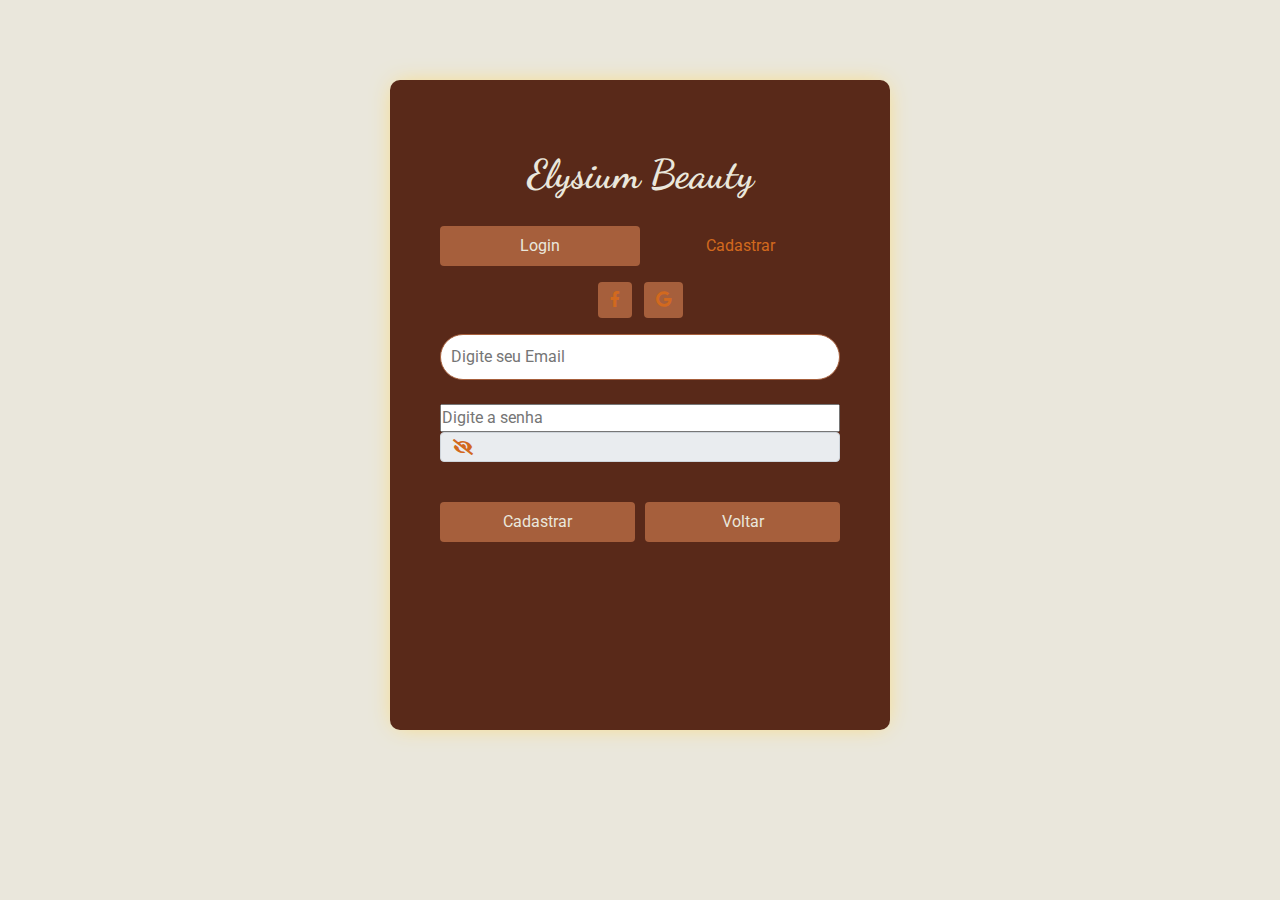
<file: HTML/Login.html>
﻿
<!DOCTYPE html>
<html lang="en">

<meta name="viewport" content="width=device-width, initial-scale=1.0" />

<!-- Favicons -->
<link rel="shortcut icon" href="~/img/favicon.ico" type="image/x-ico">

<link rel="stylesheet" href="https://cdnjs.cloudflare.com/ajax/libs/font-awesome/5.15.2/css/all.min.css">

<!-- bibliotecas -->
<link href="assets/lib/bootstrap/dist/css/bootstrap.min.css" rel="stylesheet"/>
<link href="assets/lib/bootstrap-icons/bootstrap-icons.css" rel="stylesheet">
<link href="assets/lib/bootstrap-icons/bootstrap-icons.css" rel="stylesheet">
<link href="assets/lib/boxicons/css/boxicons.min.css" rel="stylesheet">
<link href="assets/lib/glightbox/css/glightbox.min.css" rel="stylesheet">
<link href="assets/lib/swiper/swiper-bundle.min.css" rel="stylesheet">

<link rel="stylesheet" href="assets/css/login.css">

<title>Login Page</title>

<body>
    <div id="custom_container" class="custom_container">
        <div class="tab-content">
            <h1 class="custom_logo "><a href="/Home/Index#hero">Elysium Beauty</a></h1>
            <!-- Pills navs -->
            <ul class="nav nav-pills nav-justified mb-3" id="ex1" role="tablist">
                <li class="nav-item" role="presentation">
                    <a class="nav-link active" id="tab-login" data-mdb-toggle="pill" href="#pills-login" role="tab"
                        aria-controls="pills-login" aria-selected="true">Login</a>
                </li>
                <li class="nav-item" role="presentation">
                    <a class="nav-link" id="tab-register" href="Cadastro.html" role="tab"
                        aria-controls="pills-register" aria-selected="false">Cadastrar</a>
                </li>
            </ul>
            <!-- Pills navs -->
            <!-- Pills content -->
            <div class="tab-content">
                <div class="tab-pane fade show active" id="pills-login" role="tabpanel" aria-labelledby="tab-login">
                    <form>
                        <div class="text-center mb-3">

                            <!-- 

                            -->
                            <button type="button" class="btn btn-link btn-floating mx-1">
                                <i class="fab fa-facebook-f"></i>
                            </button>

                            <button type="button" class="btn btn-link btn-floating mx-1">
                                <i class="fab fa-google"></i>
                            </button>


                        </div>


                        <!-- Email input -->
                        <div class="form-outline mb-4">
                            <input type="email" id="loginEmail" placeholder="Digite seu Email" required />

                        </div>

                        <!-- Password input -->

                        <div class="mb-3">
                            <input id="loginPassword" type="password" placeholder="Digite a senha">
                            <span id="show-hide-password" class="input-group-text">
                                <i class="fa fa-eye-slash"></i>
                            </span>
                        </div>
                        

                        <!-- 2 column grid layout -->
                        <div class="row mb-4">
                            <div class="col-md-6 d-flex justify-content-center">
                                <!-- Checkbox -->

                            </div>

                            <div class="col-md-6 d-flex justify-content-center">
                                <!-- Simple link 
                                    <a href="#!">Esqueci a senha</a>
                                -->

                            </div>
                        </div>

                        <!-- Submit button -->
                        <!-- Submit button -->
                        <div style="display: flex; justify-content: space-between;">
                            <button type="button" id="send-button1" class="nav-link active btn btn-primary btn-block" style="flex: 1; margin-right: 5px;" onclick="InserirUsuario()">Cadastrar</button>
                            <button type="button" id="send-button2" class="nav-link active btn btn-primary btn-block" style="flex: 1; margin-left: 5px;" onclick="window.location.href = 'index.html';">Voltar</button>
                        </div>

                        <!-- Register buttons -->

                    </form>
                </div>

            </div>
        </div>
    </div>
</body>


<script src="https://code.jquery.com/jquery-3.6.4.min.js"></script>
<script>
    $(document).ready(function () {
        $('#show-hide-password').click(function () {
            var senhaInput = $('#loginPassword');
            var tipoInput = senhaInput.attr('type');

            // Alternar entre o tipo de input password e text
            if (tipoInput === 'password') {
                senhaInput.attr('type', 'text');
                $('#show-hide-password i').removeClass('fa-eye-slash').addClass('fa-eye');
            } else {
                senhaInput.attr('type', 'password');
                $('#show-hide-password i').removeClass('fa-eye').addClass('fa-eye-slash');
            }
        });
    });
    function ConsultaLogin() {
        var email = $("#loginEmail").val();
        var senha = $("#loginPassword").val();

        $.ajax({
            type: "POST",
            url: "/Usuario/ConsultarUsuario",
            data: { Email: email, Senha: senha },
            dataType: "json",
            success: function (result) {
                if (result.success) {
                    window.location.href = '/Home/Index';

                } else {
                    // Exiba uma mensagem de erro
                    alert("Erro: " + result.message);
                }
            },
            error: function (error) {
                console.error(error);
                // Lógica para lidar com erros de chamada Ajax
            }
        });
    }
</script>
</html>
</file>
<file: HTML/assets/css/main.css>
/* Table of Contents
----------------------------------

0- Global CSS
1- Heading CSS
2- Button CSS
3- Header Area CSS
4- Home Area CSS
5- About Area CSS
6- Qualification Area CSS 
7- Services Area CSS
8- Portfolio Area CSS
9- Testimonials Area CSS
10- Blog Area CSS
11- Contact Area CSS
12- Footer Area CSS
13- Scroll-Top Area CSS

*/


/*--------------------- 0- Global CSS (Start) ---------------------*/
@import url('https://fonts.googleapis.com/css2?family=Roboto:wght@100;300;400;500;700;900&display=swap');

:root{
    --purple: #A65F3C;
    --black: #EAE7DC;
    --white: #4e3e08;
    --green: #0A0E01;
}

*{
    font-family: 'Roboto', sans-serif;
    -webkit-box-sizing: border-box;
            box-sizing: border-box;
    margin: 0;
    padding: 0;
    text-decoration: none;
    text-transform: none;
    border: none;
    outline: none;
    -webkit-transition: all 0.2s linear;
       -moz-transition: all 0.2s linear;
         -o-transition: all 0.2s linear;
  	        transition: all 0.2s linear;
}

*::selection{
    color: var(--white);
    background-color: var(--purple);
}

html{
    font-size: 62.5%;
    overflow-x: hidden;
    scroll-behavior: smooth;
    scroll-padding-top: 6rem;
}

body{
    background-color: var(--black);
}

section{
    padding: 2rem 5%;
}

::-webkit-scrollbar{
    width: 0.8rem;
}

::-webkit-scrollbar-thumb{
    border-radius: 1rem;
    background-color: var(--purple);
}

::-webkit-scrollbar-track{
    background-color: var(--black);
}

.swiper-pagination-bullet{
    height: 1rem;
    width: 1rem;
    border-radius: 50rem;
    background-color: var(--grey);
}

.swiper-pagination-bullet-active{
    width: 3rem;
    background: var(--purple);
}

/*--------------------- 0- Global CSS (End) ---------------------*/



/*--------------------- 1- Heading CSS (Start) ---------------------*/
.heading{
    margin-bottom: 2rem;
}

.heading h2{
    text-align: center;
    padding-bottom: 2rem;
    color:var(--purple);
    font-size: 4rem;
}

.heading h2 span{
    position: relative;
    z-index: 0;
    color: var(--white);
}

.heading h2 span::before{
    content: '';
    position: absolute;
    bottom: -0.5rem; left: 0;
    z-index: -1;
    background: var(--purple);
    height: 0.2rem;
    width: 80%;
    margin-left: 10%;
}

/*--------------------- 1- Heading CSS (End) ---------------------*/



/*--------------------- 2- Button CSS (Start) ---------------------*/
.btn{
    display: inline-block;
    padding: 1rem 2rem;
    font-size: 1.8rem;
    color: var(--purple);
    background-color: transparent;
    border: 0.2rem solid var(--purple);
}

.btn i{
    padding-left: 1rem;
}

.btn:hover{
    color: var(--white);
    background-color: var(--purple);
    cursor: pointer;
}

/*--------------------- 2- Button CSS (End) ---------------------*/



/*--------------------- 3- Header Area CSS (Start) ---------------------*/
header{
    position: fixed;
    top: 0;
    left: 0;
    width: 100%;
    padding: 2rem 5%;
    display: -webkit-box;
    display: -ms-flexbox;
    display: flex;
    -webkit-box-pack: justify;
    -ms-flex-pack: justify;
    justify-content: space-between;
    -webkit-box-align: center;
    -ms-flex-align: center;
    align-items: center;
    background: transparent;
    -webkit-transition: all 0.5s linear;
       -moz-transition: all 0.5s linear;
         -o-transition: all 0.5s linear;
            transition: all 0.5s linear;
    z-index: 999;
}

header.sticky{
    border-bottom: 0.1rem solid var(--grey);
    background: rgba(255, 216, 168, 0.6)
    ;
}

header .logo h2{
    font-size: 2.5rem;
    font-weight: 900;
    color: var(--purple);
    text-transform: uppercase;
    letter-spacing: 0.2rem;
}

header .navbar a{
    color: #222;
    font-size: 1.8rem;
    margin-left: 1rem;
}

header .navbar a:hover,
header .navbar a.active{
    color: #8C2F39;
    text-decoration: underline;
}

header #menu-btn{
    font-size: 3rem;
    color: var(--white);
    cursor: pointer;
    -webkit-transition: all 0.5s linear;
       -moz-transition: all 0.5s linear;
         -o-transition: all 0.5s linear;
            transition: all 0.5s linear;
    display: none;
}

header .fa-times{
    -webkit-transform: rotate(180deg);
            transform: rotate(180deg);
}

header #menu-btn:hover{
    color: var(--purple);
}

/*--------------------- 3- Header Area CSS (End) ---------------------*/



/*--------------------- 4- Home Area CSS (Start) ---------------------*/
.home{
    padding: 0rem 5%;
    background-color: var(--black);
    min-height: 100vh;
}

.home .box-container{
    min-height: 100vh;
    display: -webkit-box;
    display: -ms-flexbox;
    display: flex;
    -webkit-box-pack: center;
    -ms-flex-pack: center;
    justify-content: center;
    -webkit-box-align: center;
    -ms-flex-align: center;
    align-items: center;
    -ms-flex-wrap: wrap;
    flex-wrap: wrap;
    gap: 4rem;
}

.home .image{
    text-align: center;
    -webkit-box-flex: 1;
      -ms-flex: 1 1 40rem;
          flex: 1 1 40rem;

}

.home .image img{
    height: 50rem;
    width: 50rem;
    border-radius: 50% 50% 50% 50% / 30% 30% 70% 70% ;
    object-fit:cover;
}

.home .content{
    -webkit-box-flex: 1;
    -ms-flex: 1 1 40rem;
        flex: 1 1 40rem;

    display: -webkit-box;
    display: -ms-flexbox;
    display: flex;

    -webkit-box-pack: center;
    -ms-flex-pack: center;
    justify-content: center;

    -webkit-box-align: center;
    -ms-flex-align: center;
    align-items: center;

    margin-top: 7rem;
}

.home .content h2{
    font-size: 2.5rem;
    font-weight: 400;
    color: var(--purple);
}

.home .content h1{
    font-size: 4rem;
    color: var(--white);
    padding: 1rem 0;
    text-transform: none;
}

.home .content h1 span{
    color: var(--purple);

}

.home .content p{
    font-size: 1.7rem;
    font-weight: 400;
    color: var(--white);
    padding-bottom: 2rem;
    line-height: 1.5;
}
/*--------------------- 4- Home Area CSS (End) ---------------------*/



/*--------------------- 5- About Area CSS (Start) ---------------------*/
.about .box-container{
    display: -webkit-box;
    display: -ms-flexbox;
    display: flex;
    -webkit-box-pack: center;
    -ms-flex-pack: center;
    justify-content: center;
    -ms-flex-wrap: wrap;
    flex-wrap: wrap;
    gap: 2rem;
    padding: 2rem 0;
}

.about .image{
    width: 32rem;
    text-align: center;
}

.about .image img{
    width: 100%;
    border: 1rem solid var(--purple);
}

.about .content{
    -webkit-box-flex: 1;
    -ms-flex: 1 1 55rem;
        flex: 1 1 55rem;
}

.about .content h2{
    font-size: 3rem;
    color: var(--white);
    padding-bottom: 1rem;
}

.about .content > p{
    font-size: 1.6rem;
    color: var(--grey);
    line-height: 1.6;
    padding-bottom: 1rem;
}

.about .content .about-info{
    display: -webkit-box;
    display: -ms-flexbox;
    display: flex;
    -webkit-box-pack: start;
    -ms-flex-pack: start;
        justify-content: flex-start;
    -webkit-box-align: center;
    -ms-flex-align: center;
    align-items: center;
    -ms-flex-wrap: wrap;
    flex-wrap: wrap;
    gap: 1rem;
}

.about .content .about-info .info{
    -webkit-box-flex: 1;
    -ms-flex: 1 1 15rem;
        flex: 1 1 15rem;
}

.about .content .about-info .info h4{
    font-size: 1.6rem;
    color: var(--white);
    padding-bottom: 1rem;
}

.about .content .about-info .info span{
    font-size: 1.6rem;
    font-weight: 400;
    color: var(--grey);
}

.about .content .about-info .info .btn{
    margin-top: 1rem;
}

.counting{
    -webkit-box-flex: 1;
    -ms-flex: 1 1 35rem;
        flex: 1 1 35rem;
    display: -webkit-box;
    display: -ms-flexbox;
    display: flex;
    -webkit-box-align: center;
    -ms-flex-align: center;
    align-items: center;
    -webkit-box-pack: center;
    -ms-flex-pack: center;
    justify-content: center;
    -ms-flex-wrap: wrap;
        flex-wrap: wrap;
    gap: 1rem;
}

.counting .box{
    -webkit-box-flex: 1;
    -ms-flex: 1 1 18rem;
        flex: 1 1 18rem;
    text-align: center;
    background-color: #422b2b;
    padding: 2rem;
}

.counting .box .count{
    font-size: 3.5rem;
    color: var(--purple);
    padding-bottom: 0.5rem;
}

.counting .box h3{
    font-size: 1.8rem;
    color: #c5b5b0;
}

.skill-container{
    padding: 2rem 0;
}

.skills{
    display: -webkit-box;
    display: -ms-flexbox;
    display: flex;
    -ms-flex-wrap: wrap;
        flex-wrap: wrap;
}

.skill-item{
    -webkit-box-flex: 1;
    -ms-flex: 1 1 30rem;
        flex: 1 1 30rem;
    margin-right: 1.5rem;
}

.skill-item .box{
    padding:1rem 0;
}

 .skill-item .box h3{
    display: -webkit-box;
    display: -ms-flexbox;
    display: flex;
    -webkit-box-pack: justify;
        -ms-flex-pack: justify;
    justify-content: space-between;
    padding:.7rem 0;
    font-size: 1.7rem;
    color: var(--white);
    font-weight: 400;
}

 .skill-item .box .progress-bar{
    width:100%;
    background: #4e3e08;
    overflow:hidden;
    height:1rem;
    border-radius: 50rem;
}

 .skill-item .box .progress-bar span{
    display:block;
    height:100%;
    background: var(--purple);
}

 .skill-item.item1 .box:nth-child(1) .progress-bar span{
    width:95%;
}

 .skill-item.item1 .box:nth-child(2) .progress-bar span{
    width:90%;
}

 .skill-item.item1 .box:nth-child(3) .progress-bar span{
    width:85%;
}

.skill-item.item2 .box:nth-child(1) .progress-bar span{
    width:75%;
}

 .skill-item.item2 .box:nth-child(2) .progress-bar span{
    width:65%;
}

 .skill-item.item2 .box:nth-child(3) .progress-bar span{
    width:60%;
}

/*--------------------- 5- About Area CSS (End) ---------------------*/



/*--------------------- 6- Qualification Area CSS (Start) ---------------------*/
.qualification .box-container{
    display: -webkit-box;
    display: -ms-flexbox;
    display: flex;
    -webkit-box-pack: center;
    -ms-flex-pack: center;
    justify-content: center;
    -webkit-box-align: center;
    -ms-flex-align: center;
    align-items: center;
    -ms-flex-wrap: wrap;
    flex-wrap: wrap;
    gap: 4rem;
}

.education, .experience{
    -webkit-box-flex: 1;
    -ms-flex: 1 1 40rem;
        flex: 1 1 40rem;
}

.experience-item{
    position: relative;
    -webkit-box-flex: 1;
    -ms-flex: 1 1 40rem;
        flex: 1 1 40rem;
    padding: 0 3rem 2rem 3rem;
    border-left: 0.2rem solid var(--purple);
    margin-left: 2rem;
}

.experience-item i{
    position: absolute;
    top: 0; 
    left: -2.5rem;
    height:5rem;
    width: 5rem;
    border-radius: 50%;
    line-height: 5rem;
    text-align: center;
    font-size: 2rem;
    color:var(--white);
    background:var(--purple);
}

.experience-item .content{
    border-radius: 0.5rem;
    padding: 1rem 2rem;
    border-left: 2rem;
}

.experience-item span{
    background: #a56c4f;
    color: var(--white);
    padding: 0.5rem 1.5rem;
    font-size: 1.8rem;
    border-radius: 50rem;
}

.experience-item h3{
    font-size: 2.5rem;
    color: var(--white);
    padding: 2rem 0;
}

.experience-item p{
    color: var(--grey);
    font-size: 1.6rem;
    line-height: 2.5rem;
}

/*--------------------- 6- Qualification Area CSS (End) ---------------------*/



/*--------------------- 7- Services Area CSS (Start) ---------------------*/
.service .box-container{
    display: -webkit-box;
    display: -ms-flexbox;
    display: flex;
    -webkit-box-pack: center;
    -ms-flex-pack: center;
    justify-content: center;
    -webkit-box-align: center;
    -ms-flex-align: center;
    align-items: center;
    -ms-flex-wrap: wrap;
    flex-wrap: wrap;
    gap: 1.5rem;
}

.service-item{
    -webkit-box-flex: 1;
    -ms-flex: 1 1 33rem;
        flex: 1 1 33rem;
    background-color: var(--black);
    padding: 4rem 3rem;
    text-align: center;
    border: 0.1rem solid rgba(255,255, 255, 0.3);
    border-radius: 0.5rem;
    -webkit-transition: all 0.5s linear;
       -moz-transition: all 0.5s linear;
         -o-transition: all 0.5s linear;
            transition: all 0.5s linear;
}

.service-item:hover{
    background-color: var(--purple);
}

.service-item i{
    color: var(--white);
    font-size: 4rem;
}

.service-item h3{
    font-size: 2rem;
    color: var(--white);
    padding: 1.5rem 0;
}

.service-item p{
    font-size: 1.6rem;
    color: var(--grey);
    line-height: 1.6;
}

.service-item:hover p{
    color: var(--white);
}

/*--------------------- 7- Services Area CSS (End) ---------------------*/



/*--------------------- 8- Portfolio Area CSS (Start) ---------------------*/
.controls{
    display: -webkit-box;
    display: -ms-flexbox;
    display: flex;
    -webkit-box-pack: center;
    -ms-flex-pack: center;
    justify-content: center;
    -webkit-box-align: center;
    -ms-flex-align: center;
    align-items: center;
    -ms-flex-wrap: wrap;
    flex-wrap: wrap;
    list-style-type: none;
    margin-top: 2rem;
}

.controls .button{
    cursor: pointer;
    margin: 0.5rem;
}

.controls .button.active{
    cursor: pointer;
    background-color: var(--purple);
    color: var(--white);
}

.portfolio .box-container{
    display: -ms-grid;
    display: grid;
    grid-template-columns: repeat(auto-fit, minmax(33rem, 1fr));
    gap: 0.5rem;
    padding: 2rem 0; 
}

.portfolio-item{
    border-radius: 0.5rem;
    height: 25rem;
    overflow: hidden;
    position: relative;
}

.portfolio-item img{
    height: 100%;
    width: 100%;
    object-fit: cover;
}

.portfolio-item .content{
    content: '';
    position: absolute;
    top: 10%;
    left: 10%;
    height: 80%;
    width: 80%;
    border-radius: 0.5rem;
    background-color: rgba(0, 0, 0, 0.8);
    display: -webkit-box;
    display: -ms-flexbox;
    display: flex;
    -webkit-box-pack: center;
    -ms-flex-pack: center;
    justify-content: center;
    -webkit-box-align: center;
    -ms-flex-align: center;
    align-items: center;
    -webkit-box-orient: vertical;
    -webkit-box-direction: normal;
        -ms-flex-direction: column;
            flex-direction: column;
    -webkit-transform: scale(0);
            transform: scale(0);
}

.portfolio-item .content h4{
    font-size: 2rem;
    font-weight: bold;
    color: var(--purple);
    transform-origin: top;
    -webkit-transform: translateY(-10rem);
            transform: translateY(-10rem);
    opacity: 0;
    padding-bottom: 1rem;
    -webkit-transition: all 0.4s linear;
       -moz-transition: all 0.4s linear;
         -o-transition: all 0.4s linear;
            transition: all 0.4s linear;
}

.portfolio-item .content p{
    font-size: 1.8rem;
    font-weight: 400;
    color: var(--white);
    transform-origin: top;
    -webkit-transform: translateY(-10rem);
            transform: translateY(-10rem);
    opacity: 0;
    -webkit-transition: all 0.4s linear;
       -moz-transition: all 0.4s linear;
         -o-transition: all 0.4s linear;
            transition: all 0.4s linear;
}

.portfolio-item .content .view-btn{
    font-size: 2rem;
    color: var(--purple);
    transform-origin: top;
    -webkit-transform: translateY(-10rem);
            transform: translateY(-10rem);
    opacity: 0;
    -webkit-transition: all 0.4s linear;
       -moz-transition: all 0.4s linear;
         -o-transition: all 0.4s linear;
            transition: all 0.4s linear;
    border-radius: 5rem;
    margin-top: 1.5rem;
}

.portfolio-item:hover .content{
    -webkit-transform: scale(1);
            transform: scale(1);
}

.portfolio-item:hover .content h4{
    -webkit-transform: translateY(0);
            transform: translateY(0);
    opacity: 1;
}

.portfolio-item:hover .content p{
    -webkit-transform: translateY(0);
            transform: translateY(0);
    opacity: 1;
}

.portfolio-item:hover .content .view-btn{
    -webkit-transform: translateY(0);
            transform: translateY(0);
    opacity: 1;
}

.portfolio-item:hover img{
    -webkit-transform: scale(1.2);
            transform: scale(1.2);
}

/*CSS3 Animation Effects for Magnific Popup*/

/* start state */
.mfp-newspaper  .mfp-with-anim {
    opacity: 0;
    -webkit-transition: all 0.2s ease-in-out; 
            transition: all 0.2s ease-in-out; 

    -webkit-transform: scale(0) rotate(500deg);
            transform: scale(0) rotate(500deg);
}
.mfp-newspaper.mfp-bg {
    opacity: 0;
    -webkit-transition: all 0.2s ease-in-out; 
            transition: all 0.2s ease-in-out; 
}
  
/* animate in */
.mfp-newspaper.mfp-ready .mfp-with-anim {
    opacity: 1;
    -webkit-transform: scale(1) rotate(0deg);
            transform: scale(1) rotate(0deg);
}
.mfp-newspaper.mfp-ready.mfp-bg {
    opacity: 0.8;
}
  
/* animate out */
.mfp-newspaper.mfp-removing .mfp-with-anim {
    -webkit-transform: scale(0) rotate(500deg);
            transform: scale(0) rotate(500deg);
    opacity: 0;
}
.mfp-newspaper.mfp-removing.mfp-bg {
    opacity: 0;
}


/*--------------------- 8- Portfolio Area CSS (End) ---------------------*/



/*--------------------- 9- Testimonials Area CSS (Start) ---------------------*/
.testimonial-slider{
    position: relative;
    padding-bottom: 4rem;
    overflow: hidden;
}

.testi-item{
    text-align: center;
    border: 0.1rem solid var(--grey);
    border-radius: 0.5rem;
    padding: 4rem 2rem;
}

.testi-item:hover{
    border-color: var(--purple);
}

.testi-item img{
    height: 10rem;
    width: 10rem;
    border-radius: 50%;
    border: 0.5rem solid var(--white);
}

.testi-item .fa-quote-left{
    display: block;
    font-size: 3rem;
    color: var(--white);
    margin: 1rem 0;
}

.testi-item p{
    color: var(--grey);
    font-size: 1.5rem;
    line-height: 1.5;
}

.testi-item .intro{
    margin: 1rem 0;
}

.testi-item .intro h3{
    font-size: 2rem;
    color: var(--white);
    padding-bottom: 0.5rem;
}

.testi-item .intro h5{
    color: var(--purple);
    font-size: 1.4rem;
    font-weight: 400;
}

/*--------------------- 9- Testimonials Area CSS (End) ---------------------*/



/*--------------------- 10- Blog Area CSS (Start) ---------------------*/
.blog-slider{
    position: relative;
    padding-bottom: 4rem;
    overflow: hidden;
}

.blog-item{
    background-color: #422b2b;
    border: 0.1rem solid rgba(90, 46, 46, 0.1);
    border-radius: 0.5rem;
    overflow: hidden;
}

.blog-item .image{
    height: 25rem;
    overflow: hidden;
}

.blog-item:hover .image img{
    -webkit-transform: scale(1.2);
            transform: scale(1.2);
}

.blog-item .image img{
    height: 100%;
    width: 100%;
    object-fit: cover;
}

.blog-item .content{
    padding: 2rem 1rem;
}

.blog-item .content .intro{
    display: -webkit-box;
    display: -ms-flexbox;
    display: flex;
    -webkit-box-pack: justify;
    -ms-flex-pack: justify;
    justify-content: space-between;
    border-bottom: 0.2rem solid var(--grey);
    padding: 1rem 0;
    margin-bottom: 1.5rem;
}

.blog-item .content .intro h5{
    font-size: 1.5rem;
}

.blog-item .content .intro h5 i{
    color: var(--purple);
    padding-right: 0.5rem;
}

.blog-item .content .intro h5 span{
    color: var(--grey);
}

.blog-item .content .main-heading{
    font-size: 2rem;
    font-weight: bold;
    color: var(--white);
}

.blog-item p{
    padding: 1rem 0;
    font-size: 1.6rem;
    color: var(--grey);
}

.blog-item .btn{
    margin-top: 1rem;
}

/*--------------------- 10- Blog Area CSS (End) ---------------------*/



/*--------------------- 11- Contact Area CSS (Start) ---------------------*/
.contact .alert{
    font-size: 2rem;
    color: var(--purple);
    border-radius: 0.5rem;
    padding-left: 1rem;
}

.contact .box-container{
    display: -webkit-box;
    display: -ms-flexbox;
    display: flex;
    -webkit-box-pack: center;
    -ms-flex-pack: center;
    justify-content: center;
    -webkit-box-align: center;
    -ms-flex-align: center;
    align-items: center;
    -ms-flex-wrap: wrap;
    flex-wrap: wrap;
    gap: 2rem;
}

.contact-info{
    -webkit-box-flex: 1;
    -ms-flex: 1 1 42rem;
        flex: 1 1 42rem;
}

.contact-info h3{
    font-size: 3rem;
    color: var(--white);
}

.contact-info > p{
    font-size: 1.6rem;
    color: var(--grey);
    padding: 0.5rem 0;
}

.contact-info .info-item{
    padding: 1rem 0;
}

.contact-info .info-item .gmail,
.contact-info .info-item .linkedin,
.contact-info .info-item .github{
    text-transform: none;
}

.contact-info .info-item h4{
    font-size: 1.8rem;
    color: var(--white);
}

.contact-info .info-item .detail{
    display: -webkit-box;
    display: -ms-flexbox;
    display: flex;
    -webkit-box-align: center;
    -ms-flex-align: center;
    align-items: center;
}

.contact-info .info-item .detail .fas,
.contact-info .info-item .detail .fab{
    border-radius: 50%;
    color: var(--purple);
    display: -webkit-box;
    display: -ms-flexbox;
    display: flex;;
    -webkit-box-pack: center;
    -ms-flex-pack: center;
    justify-content: center;
    -webkit-box-align: center;
    -ms-flex-align: center;
    align-items: center;
    font-size: 1.5rem;
}

.contact-info .info-item .detail p{
    font-size: 1.6rem;
    color: var(--grey);
    line-height: 1.6;
    padding-left: 1rem;
}

.contact-form{
    -webkit-box-flex: 1;
    -ms-flex: 1 1 42rem;
        flex: 1 1 42rem;
}

.contact-form .box{
    width: 100%;
    text-transform: none;
    color: var(--grey);
    font-size: 1.6rem;
    border: 0.1rem solid rgba(90, 46, 46, 0.1);
    padding: 1.5rem;
    margin: 0.5rem 0;
    background-color: #422b2b;
}

.contact-form .box:focus{
    border-color: var(--white);
}

.contact-form .box::placeholder{
    color: var(--grey);
}

.contact-form textarea{
    height: 15rem;
    resize: none;
}

.contact-form .btn{
    margin-top: 1rem;
}

/*--------------------- 11- Contact Area CSS (End) ---------------------*/



/*--------------------- 12- Footer Area CSS (Start) ---------------------*/
footer{
    background-color: var(--purple);
    padding: 2rem 0;
    text-align: center;
}

footer .social{
    display: -webkit-box;
    display: -ms-flexbox;
    display: flex;
    -webkit-box-pack: center;
    -ms-flex-pack: center;
    justify-content: center;
    padding: 2rem 0;
}

footer .social .fab{
    background-color: var(--black);
    border-radius: 50%;
    height: 4rem;
    width: 4rem;
    color: var(--white);
    font-size: 2rem;
    display: -webkit-box;
    display: -ms-flexbox;
    display: flex;
    -webkit-box-pack: center;
    -ms-flex-pack: center;
    justify-content: center;
    -webkit-box-align: center;
    -ms-flex-align: center;
    align-items: center;
    margin: 0 0.5rem;
}

footer .social .fab:hover{
    color: var(--black);
    background-color: var(--white);
}

footer .content p{
    font-size: 2rem;
    color: var(--white);
}

footer .content p span{
    color: var(--black);
}

/*--------------------- 12- Footer Area CSS (End) ---------------------*/



/*--------------------- 13- Scroll-Top (Start) ---------------------*/
.scroll-top{
    position: fixed;
    bottom: 1rem;
    right:1rem;
    height: 5rem;
    width: 5rem;
    font-size: 3rem;
    font-weight:lighter;
    background: var(--black);
    color: var(--white);
    border: 0.2rem solid var(--white);
    border-radius: 50%;
    -webkit-transition: all 0.2s;
    -moz-transition: all 0.2s;
    -o-transition: all 0.2s;
    transition: all 0.2s;
    z-index: 999;
    display: -webkit-box;
    display: -ms-flexbox;
    display: flex;
    -webkit-box-pack: center;
    -ms-flex-pack: center;
    justify-content: center;
    -webkit-box-align: center;
    -ms-flex-align: center;
    align-items: center;
  }

  .scroll-top:hover{
    background: var(--white);
    color:var(--black);
  }

/*--------------------- 13- Scroll-Top (End) ---------------------*/
</file>
<file: HTML/assets/css/submenu.css>
.dropdown-content {
    display: none;
    position: absolute;
    background-color: #f9f9f9;
    min-width: 200px;
    box-shadow: 0px 8px 16px 0px rgba(0,0,0,0.2);
    z-index: 1;
    padding: 8px;
    border-radius: 3%;
    right: 0; /* Alinha o submenu à direita */
}

.dropdown-content a {
    color: black;
    padding: 7px;
    text-decoration: none;
    display: flex;
    align-items: center;
    margin: 5px;
}

.dropdown-content a:hover {
    background-color: #ddd;
    color: blue; /* Muda a cor da letra para azul ao passar o mouse */
}

.dropdown:hover .dropdown-content {
    display: block;
}
 .dropdown-content a {
    color: black;
    padding: 18px; /* Adiciona padding */
    text-decoration: none;
    display: flex;
    margin: 1px; /* Adiciona a margem */
    border-radius: 3%;
    
}

.dropdown-content a:hover {
    color: #A65F3C;
    background-color: #ddd;       
    border:#A65F3C solid 2px;
    border-radius: 3%;
    
}
</file>
<file: HTML/assets/css/responsive.css>
/*--------------------- Responsive (Start) ---------------------*/
@media (max-width: 991px){
    html{
        font-size: 55%;
    }
}

@media (max-width: 768px){
    header #menu-btn{
        display: block;
      } 
  
      .header .navbar{
        width: 30rem;
        position: absolute;
        right: 0; 
        top:100%;
        padding: 0rem 2rem;
        background: #F7F5F2;
        border: 0.1rem solid #BC8CF2;
        -webkit-transition: 0.2s linear;
        -moz-transition: 0.2s linear;
        -o-transition: 0.2s linear;
        transition: 0.2s linear;
        -webkit-transform: translateX(100%);
        transform: translateX(100%);
        height: calc(100vh - 6rem);
        overflow-y: auto;
        -webkit-box-shadow: 0 0.5rem 1rem rgba(0, 0, 0, 0.1);
        box-shadow: 0 0.5rem 1rem rgba(0, 0, 0, 0.1);
    }
  
    .header .navbar.active{
        -webkit-transform: translateX(0);
        transform: translateX(0);
    }
  
    .header .navbar a{
        display: block;
        color: #000000;
        padding: 1.5rem 0;
        margin: 1rem 0;
    }
  
    .navbar::-webkit-scrollbar{
        width: 0.8rem;
    }
  
    .navbar::-webkit-scrollbar-thumb{
        border-radius: 1rem;
        background-color: #BC8CF2;
    }
  
    .navbar::-webkit-scrollbar-track{
        background: transparent;
    }

    section, header{
        padding: 2rem;
    }

}

@media (max-width: 450px){
    html{
        font-size: 50%;
    }

    section, header{
        padding: 1rem;
    }



}

/*--------------------- Responsive (End) ---------------------*/
</file>
<file: HTML/assets/css/index.css>
@import url('https://fonts.googleapis.com/css2?family=Roboto:ital,wght@0,100;0,300;0,400;0,500;0,700;0,900;1,100;1,300;1,400;1,500;1,700;1,900&display=swap');
@import url('https://fonts.googleapis.com/css2?family=Dancing+Script:wght@700&display=swap');


:root {
    --darkiest-color: #792100;   
   
}

* {
    margin: 0;
    padding: 0;
    box-sizing: border-box;
    font-family: 'Roboto', sans-serif;
}

html {
    min-height: 100vh;
}
main{
    min-height: calc(100vh - 100px);
}

h1,
h2,
h3,
h4,
h5,
h6,
.bem-vindo{
    color: #EAE7DC !important;
    font-family: 'Roboto', sans-serif;
    font-weight: 700;
}

a {
    text-decoration: none !important;
    color: #FFFFFF !important;
}

p {
    color: #D2691E;
}

input {
    width: 100%;
    padding: 10px;
    border: 1px solid #A65F3C;
    border-radius: 50px;
}

input:focus, select:focus{
    outline: 4px solid #FFE4C4 !important;
}
select option:hover{
    background-color: #FFE4C4;
}

/*--------------------------------------------------------------
# Sections General
--------------------------------------------------------------*/
section {
    padding: 3.5em 0 2em 0;
    overflow: hidden;
}

.section-title {
    text-align: center;
    /* padding-bottom: 30px; */
}

.section-title h2 {
    font-size: 32px;
    font-weight: bold;
    /* margin-bottom: 20px; */
    padding-bottom: 20px;
    position: relative;
    color: #FFFFFF;
}


footer {
    max-height: 85px;
    padding-top: .8em;
}


.page-maneger{
    background-color: #592919;
    margin-top: 2.5em;
    border-radius: 8px;
    box-shadow: 2px 0 10px -2px #D2691E;
    height: 590px;
    overflow: hidden;
}
button{
    background-color: #A65F3C !important;
    border: none !important;
    color: #EAE7DC !important;
    transition: .5s;
}

button:hover{
    background-color: #A65F3C !important;
    color: #FFFFFF !important;
}

/*--------------------------------------------------------------
# Butao voltar
--------------------------------------------------------------*/
</file>
<file: HTML/assets/css/login.css>
@import url('https://fonts.googleapis.com/css2?family=Roboto:ital,wght@0,100;0,300;0,400;0,500;0,700;0,900;1,100;1,300;1,400;1,500;1,700;1,900&display=swap');
@import url('https://fonts.googleapis.com/css2?family=Dancing+Script:wght@700&display=swap');

:root{
    --light-pink:#592919;
    --dark-pink:#FFFFFF;
    --orange-color: #A65F3C;
    --orange2-color:#FFD8A8;
    --white-color:#8B4513;
    --darkiest-color: #D2691E;
    --darkless-color: #FFE4C4;
}

* {
    margin: 0;
    padding: 0;
    box-sizing: border-box;
    font-family: 'Roboto', sans-serif;
}

h1 a{
    color: #EAE7DC !important;
    font-family: 'Dancing Script', cursive !important;
    font-weight: 700 !important;
    text-decoration: none;
}

body {
    height: 100vh;
    display: flex;
    /* align-items: center; */
    justify-content: center;
    background-image: 
        linear-gradient(to bottom, 
        #EAE7DC, 
        #EAE7DC,
        #EAE7DC,
        #EAE7DC) ;
}

.custom_container {
    margin-top: 5em;
    max-width: 500px;
    max-height: 650px;
    /* Ajuste conforme necessário */
    padding: 50px;
    /* border: 1px solid #ddd; */
    border-radius: 10px;
    background-color: #592919 ;
    box-shadow: 0px 0px 23px -6px #ffd864;
}

.custom_logo {
    max-width: 500px;
    /* Ajuste conforme necessário */
    padding: 20px;
    border: none;
    text-align: center;
}

.form-outline {
    margin-bottom: 100px;
}

.form-outline input {
    width: 100%;
    padding: 10px;
    border: 1px solid var(--orange-color);
    border-radius: 50px;
}

.form-outline input:focus, button:focus{
    outline: 4px solid var(--darkless-color) !important;
}

.form-check {
    display: flex;
    align-items: center;
}

.form-check-input {
    margin-right: 5px;
}

.text-center {
    text-align: center;
}

.btn-primary {
    width: 100%;
}

button{
    background-color: var(--orange-color) !important;
    border: none !important;
    color: #EAE7DC !important;
    transition: .5s;
}

button:hover{
    background-color: var(--darkless-color) !important;
    color: var(--white-color) !important;
}

i , a{
    color: #D2691E !important;
}

.nav-pills .nav-link.active, .nav-pills .show>.nav-link{
    color: #EAE7DC !important;
    background-color: var(--orange-color) !important;
}

input, button:not(.btn-link) {
    width: 400px;
}

@media (max-width: 450px) {

    body {
        align-items: center;
    }

    #custom_container {
        width: 90%;
        margin-top: 0;
        padding: 1em;
    }
    
    #send-button{
        width: 100%;
        margin: auto;
    }
}
</file>
